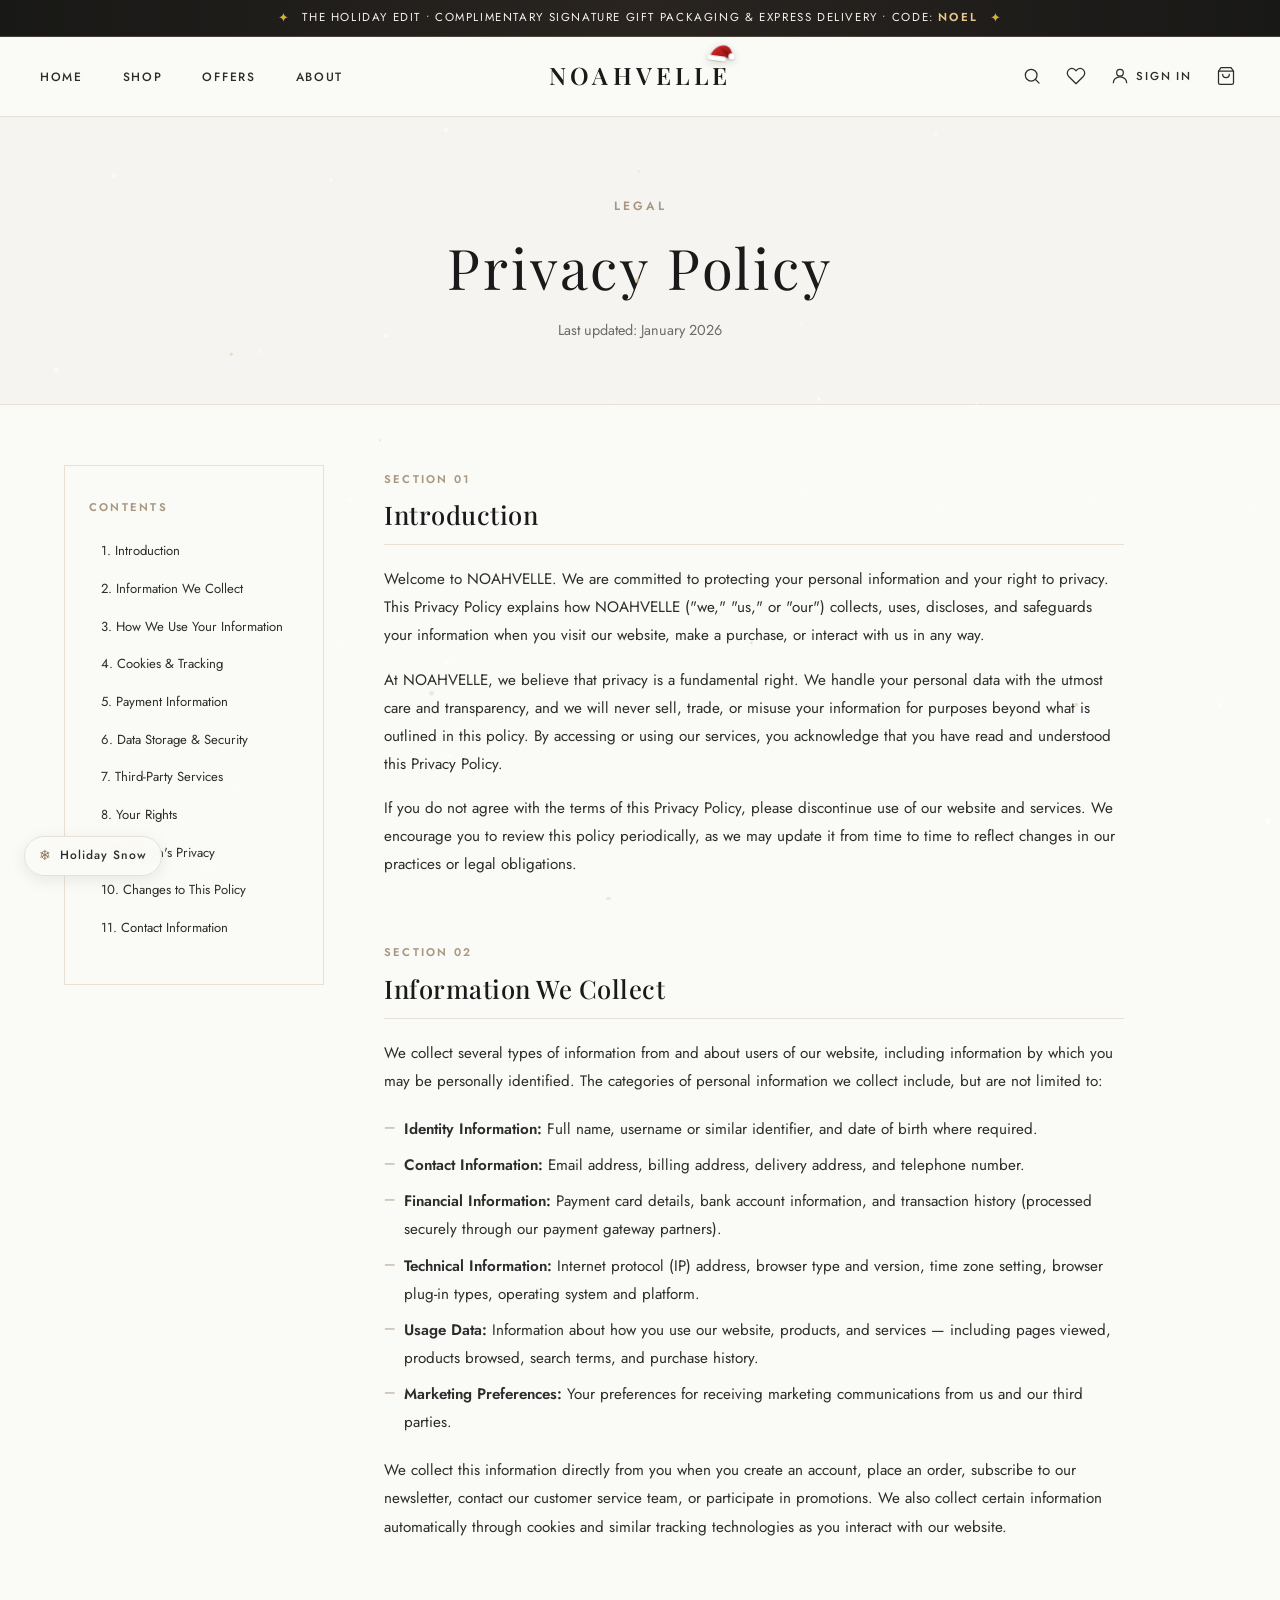
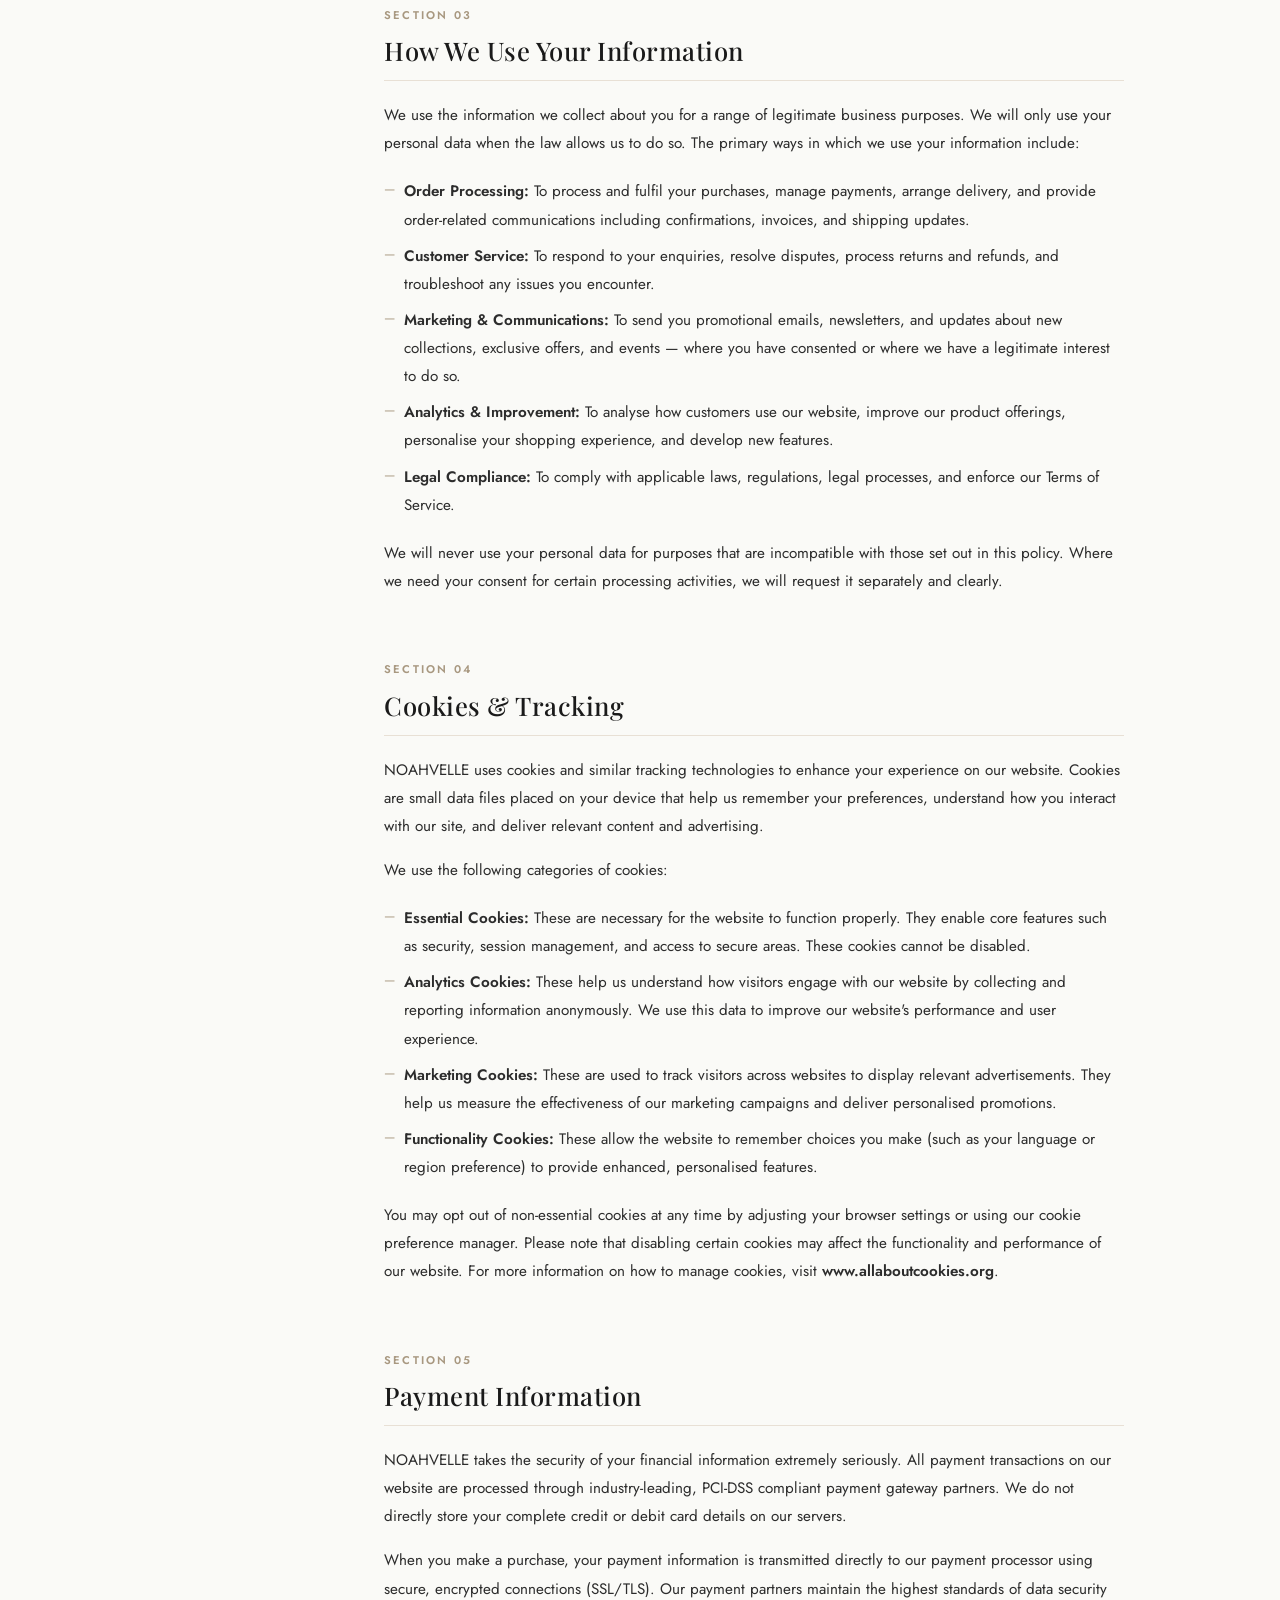
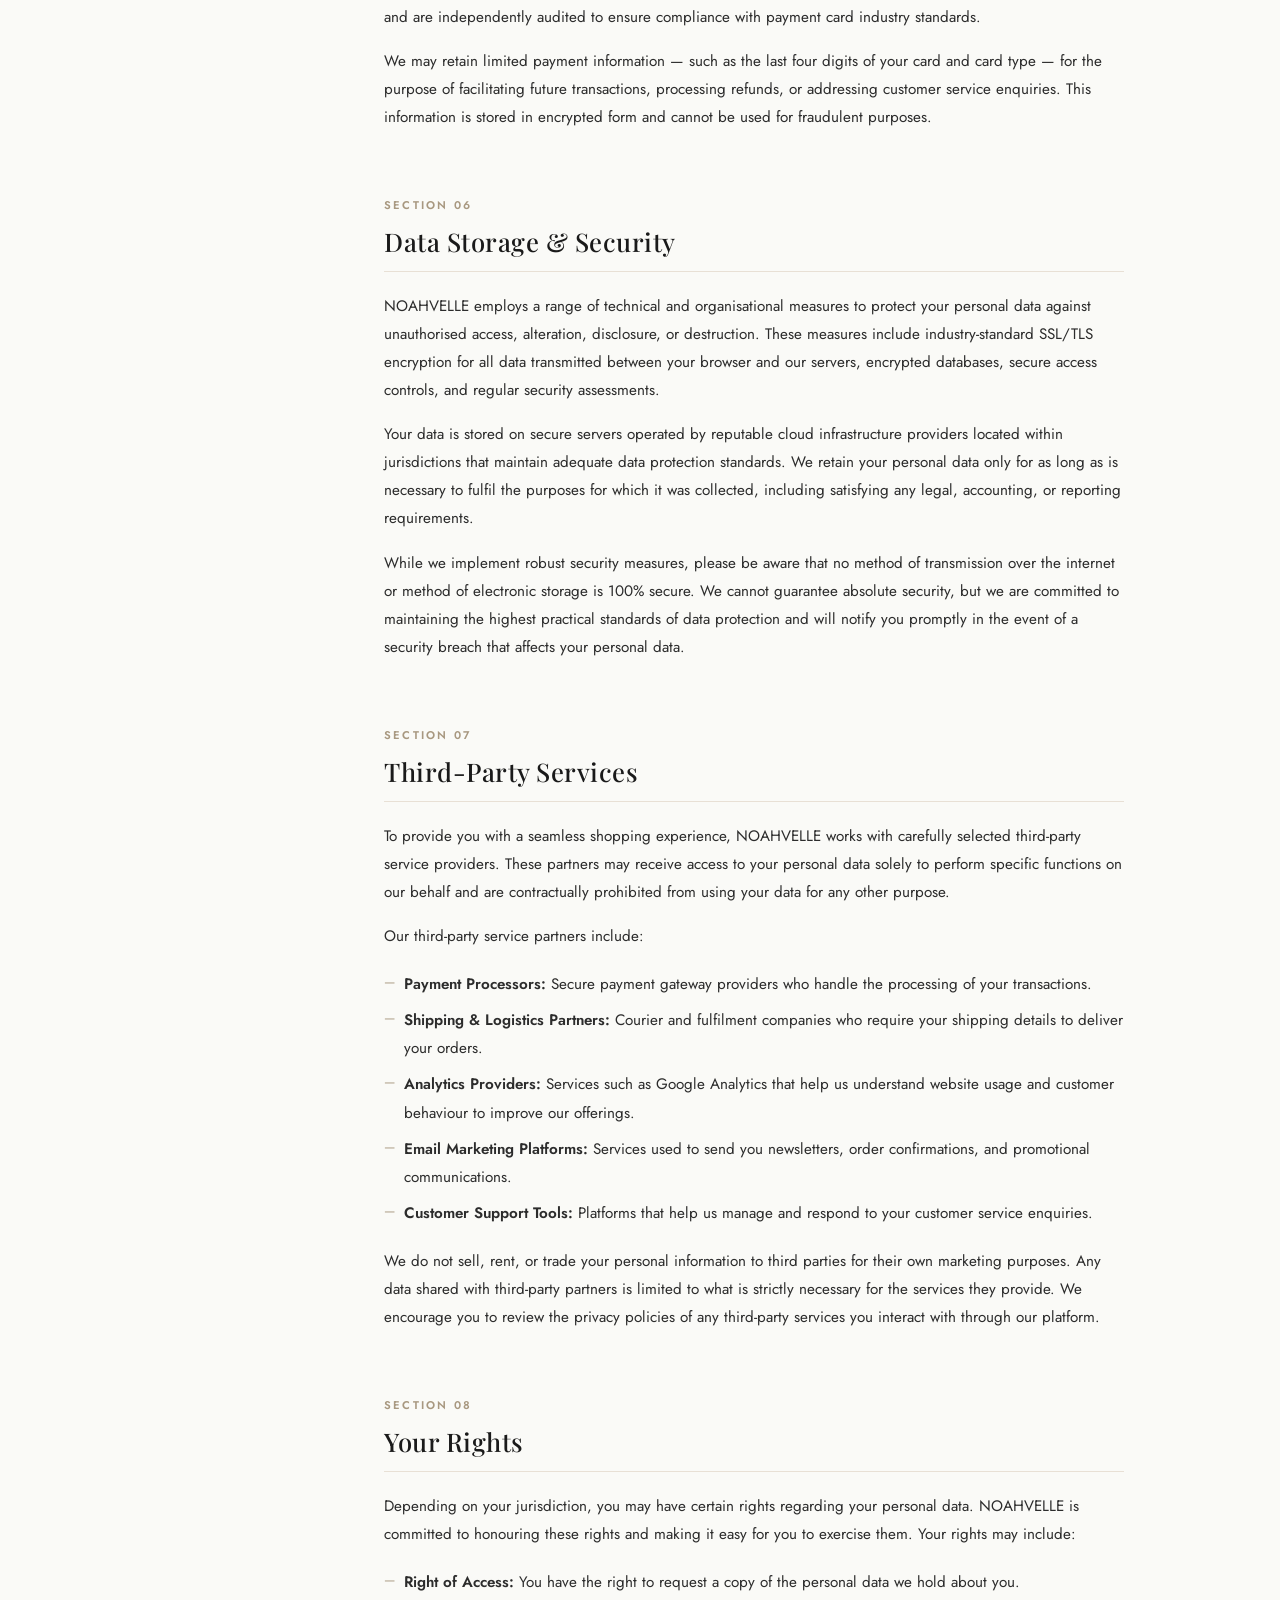
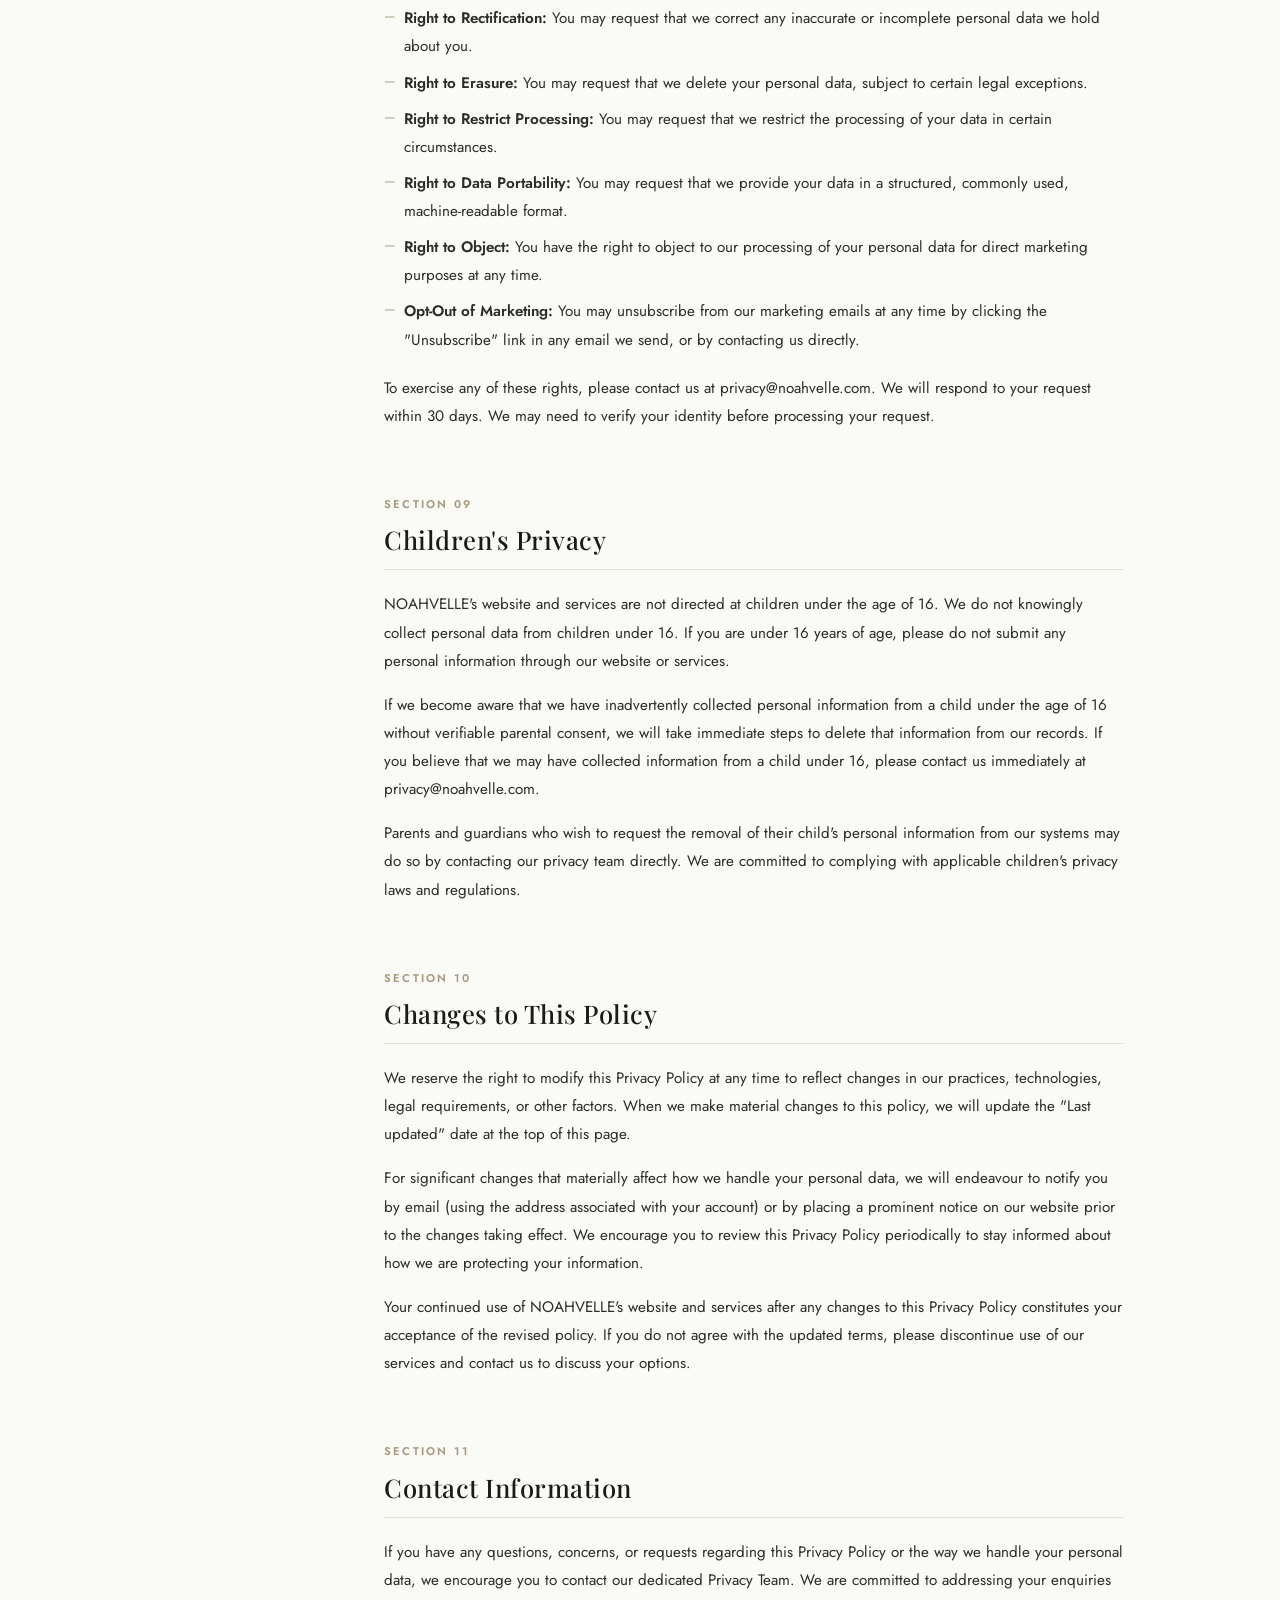
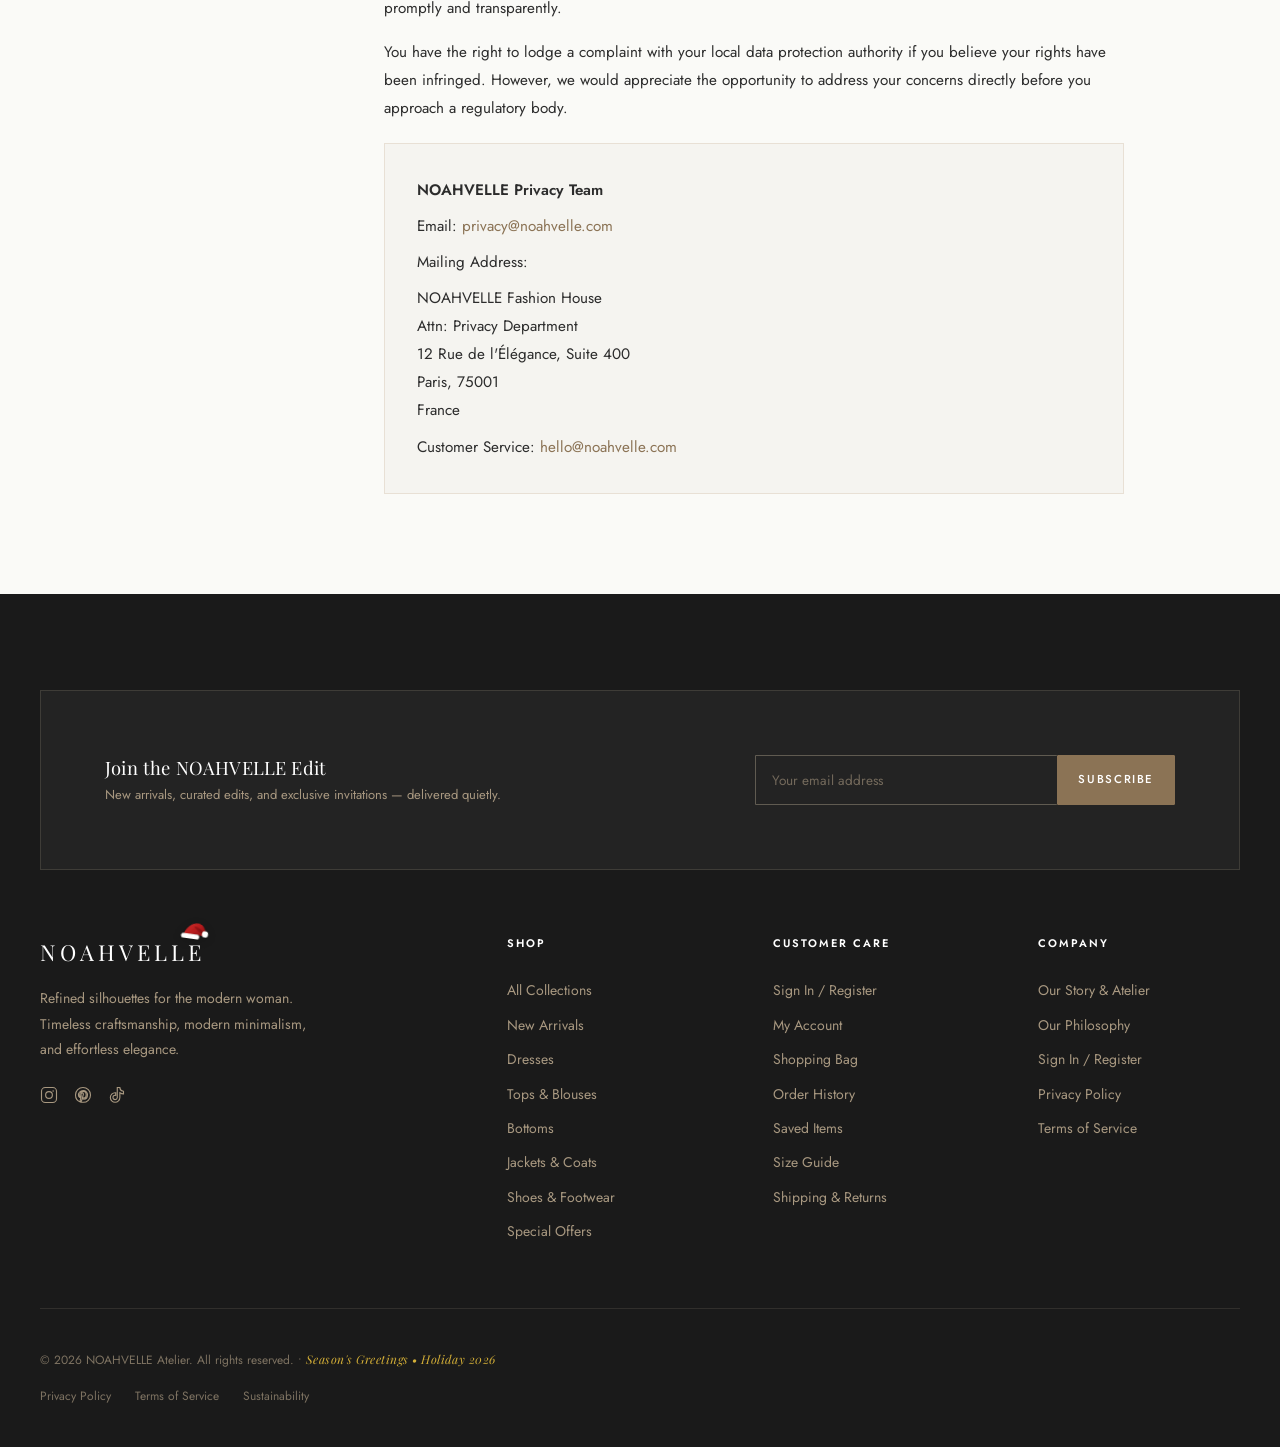
<file: pages/privacy-policy.html>
<!DOCTYPE html>
<html lang="en">
<head>
  <meta charset="UTF-8" />
  <meta name="viewport" content="width=device-width, initial-scale=1.0" />
  <title>NOAHVELLE — Privacy Policy</title>
  <meta name="description" content="NOAHVELLE Privacy Policy — how we collect, use, and protect your personal information." />

  <!-- Google Fonts -->
  <link rel="preconnect" href="https://fonts.googleapis.com" />
  <link rel="preconnect" href="https://fonts.gstatic.com" crossorigin />
  <link href="https://fonts.googleapis.com/css2?family=Playfair+Display:ital,wght@0,400;0,500;0,600;0,700;1,400&family=Jost:wght@300;400;500;600&display=swap" rel="stylesheet" />

  <!-- Stylesheets -->
  <link rel="stylesheet" href="../css/style.css" />
  <link rel="stylesheet" href="../css/components.css" />
  <link rel="stylesheet" href="../css/responsive.css" />

  <style>
    /* =============================================
       Privacy Policy — Inline Styles
       ============================================= */

    .policy-hero {
      background: var(--color-warm-white, #F5F4F0);
      padding: 80px 0 60px;
      text-align: center;
      border-bottom: 1px solid var(--color-beige, #E8E0D5);
    }

    .policy-hero__label {
      display: block;
      font-family: var(--font-body, 'Jost', sans-serif);
      font-size: 0.75rem;
      font-weight: 600;
      letter-spacing: 0.25em;
      text-transform: uppercase;
      color: var(--color-taupe, #A89880);
      margin-bottom: 16px;
    }

    .policy-hero__title {
      font-family: var(--font-heading, 'Playfair Display', serif);
      font-size: clamp(2rem, 5vw, 3.5rem);
      font-weight: 400;
      color: var(--color-soft-black, #1A1A1A);
      margin: 0 0 16px;
      letter-spacing: 0.05em;
    }

    .policy-hero__meta {
      font-family: var(--font-body, 'Jost', sans-serif);
      font-size: 0.9rem;
      color: var(--color-muted, #6B6B6B);
      margin: 0;
    }

    /* Layout */
    .policy-layout {
      max-width: 1200px;
      margin: 0 auto;
      padding: 60px 24px 100px;
      display: grid;
      grid-template-columns: 260px 1fr;
      gap: 60px;
      align-items: start;
    }

    /* Sidebar TOC */
    .policy-toc {
      position: sticky;
      top: 100px;
      background: var(--color-ivory, #FAFAF7);
      border: 1px solid var(--color-beige, #E8E0D5);
      padding: 32px 24px;
    }

    .policy-toc__title {
      font-family: var(--font-body, 'Jost', sans-serif);
      font-size: 0.7rem;
      font-weight: 600;
      letter-spacing: 0.2em;
      text-transform: uppercase;
      color: var(--color-taupe, #A89880);
      margin: 0 0 20px;
    }

    .policy-toc__list {
      list-style: none;
      padding: 0;
      margin: 0;
    }

    .policy-toc__list li {
      margin-bottom: 10px;
    }

    .policy-toc__list a {
      font-family: var(--font-body, 'Jost', sans-serif);
      font-size: 0.82rem;
      font-weight: 400;
      color: var(--color-charcoal, #2C2C2C);
      text-decoration: none;
      line-height: 1.5;
      display: block;
      padding: 4px 0;
      border-left: 2px solid transparent;
      padding-left: 10px;
      transition: color 0.2s ease, border-color 0.2s ease;
    }

    .policy-toc__list a:hover {
      color: var(--color-accent, #8B7355);
      border-left-color: var(--color-accent, #8B7355);
    }

    /* Main Content */
    .policy-content {
      max-width: 740px;
    }

    .policy-section {
      margin-bottom: 60px;
      scroll-margin-top: 100px;
    }

    .policy-section:last-child {
      margin-bottom: 0;
    }

    .policy-section__number {
      display: inline-block;
      font-family: var(--font-body, 'Jost', sans-serif);
      font-size: 0.7rem;
      font-weight: 600;
      letter-spacing: 0.2em;
      text-transform: uppercase;
      color: var(--color-taupe, #A89880);
      margin-bottom: 10px;
    }

    .policy-section__title {
      font-family: var(--font-heading, 'Playfair Display', serif);
      font-size: 1.6rem;
      font-weight: 500;
      color: var(--color-soft-black, #1A1A1A);
      margin: 0 0 20px;
      letter-spacing: 0.02em;
      border-bottom: 1px solid var(--color-beige, #E8E0D5);
      padding-bottom: 14px;
    }

    .policy-section p {
      font-family: var(--font-body, 'Jost', sans-serif);
      font-size: 0.95rem;
      line-height: 1.85;
      color: var(--color-charcoal, #2C2C2C);
      margin: 0 0 16px;
    }

    .policy-section p:last-child {
      margin-bottom: 0;
    }

    .policy-section ul {
      list-style: none;
      padding: 0;
      margin: 0 0 16px;
    }

    .policy-section ul li {
      font-family: var(--font-body, 'Jost', sans-serif);
      font-size: 0.95rem;
      line-height: 1.85;
      color: var(--color-charcoal, #2C2C2C);
      padding: 4px 0 4px 20px;
      position: relative;
    }

    .policy-section ul li::before {
      content: '—';
      position: absolute;
      left: 0;
      color: var(--color-taupe, #A89880);
      font-size: 0.8rem;
    }

    .policy-contact-box {
      background: var(--color-warm-white, #F5F4F0);
      border: 1px solid var(--color-beige, #E8E0D5);
      padding: 32px;
      margin-top: 20px;
    }

    .policy-contact-box p {
      margin-bottom: 8px;
    }

    .policy-contact-box a {
      color: var(--color-accent, #8B7355);
      text-decoration: none;
      border-bottom: 1px solid transparent;
      transition: border-color 0.2s ease;
    }

    .policy-contact-box a:hover {
      border-bottom-color: var(--color-accent, #8B7355);
    }

    @media (max-width: 768px) {
      .policy-layout {
        grid-template-columns: 1fr;
        gap: 40px;
        padding: 40px 20px 60px;
      }
      .policy-toc {
        position: static;
      }
    }
  </style>
</head>
<body>

  <!-- Header Placeholder -->
  <div id="header-placeholder"></div>

  <main>

    <!-- Page Hero -->
    <div class="policy-hero">
      <span class="policy-hero__label">Legal</span>
      <h1 class="policy-hero__title">Privacy Policy</h1>
      <p class="policy-hero__meta">Last updated: January 2026</p>
    </div>

    <!-- Two-Column Layout -->
    <div class="policy-layout">

      <!-- Sidebar: Table of Contents -->
      <aside class="policy-toc" aria-label="Table of Contents">
        <p class="policy-toc__title">Contents</p>
        <ul class="policy-toc__list">
          <li><a href="#introduction">1. Introduction</a></li>
          <li><a href="#information-collected">2. Information We Collect</a></li>
          <li><a href="#how-we-use">3. How We Use Your Information</a></li>
          <li><a href="#cookies">4. Cookies &amp; Tracking</a></li>
          <li><a href="#payment">5. Payment Information</a></li>
          <li><a href="#security">6. Data Storage &amp; Security</a></li>
          <li><a href="#third-party">7. Third-Party Services</a></li>
          <li><a href="#your-rights">8. Your Rights</a></li>
          <li><a href="#children">9. Children's Privacy</a></li>
          <li><a href="#changes">10. Changes to This Policy</a></li>
          <li><a href="#contact">11. Contact Information</a></li>
        </ul>
      </aside>

      <!-- Main Content -->
      <article class="policy-content">

        <!-- 1. Introduction -->
        <section class="policy-section" id="introduction">
          <span class="policy-section__number">Section 01</span>
          <h2 class="policy-section__title">Introduction</h2>
          <p>Welcome to NOAHVELLE. We are committed to protecting your personal information and your right to privacy. This Privacy Policy explains how NOAHVELLE ("we," "us," or "our") collects, uses, discloses, and safeguards your information when you visit our website, make a purchase, or interact with us in any way.</p>
          <p>At NOAHVELLE, we believe that privacy is a fundamental right. We handle your personal data with the utmost care and transparency, and we will never sell, trade, or misuse your information for purposes beyond what is outlined in this policy. By accessing or using our services, you acknowledge that you have read and understood this Privacy Policy.</p>
          <p>If you do not agree with the terms of this Privacy Policy, please discontinue use of our website and services. We encourage you to review this policy periodically, as we may update it from time to time to reflect changes in our practices or legal obligations.</p>
        </section>

        <!-- 2. Information We Collect -->
        <section class="policy-section" id="information-collected">
          <span class="policy-section__number">Section 02</span>
          <h2 class="policy-section__title">Information We Collect</h2>
          <p>We collect several types of information from and about users of our website, including information by which you may be personally identified. The categories of personal information we collect include, but are not limited to:</p>
          <ul>
            <li><strong>Identity Information:</strong> Full name, username or similar identifier, and date of birth where required.</li>
            <li><strong>Contact Information:</strong> Email address, billing address, delivery address, and telephone number.</li>
            <li><strong>Financial Information:</strong> Payment card details, bank account information, and transaction history (processed securely through our payment gateway partners).</li>
            <li><strong>Technical Information:</strong> Internet protocol (IP) address, browser type and version, time zone setting, browser plug-in types, operating system and platform.</li>
            <li><strong>Usage Data:</strong> Information about how you use our website, products, and services — including pages viewed, products browsed, search terms, and purchase history.</li>
            <li><strong>Marketing Preferences:</strong> Your preferences for receiving marketing communications from us and our third parties.</li>
          </ul>
          <p>We collect this information directly from you when you create an account, place an order, subscribe to our newsletter, contact our customer service team, or participate in promotions. We also collect certain information automatically through cookies and similar tracking technologies as you interact with our website.</p>
        </section>

        <!-- 3. How We Use Your Information -->
        <section class="policy-section" id="how-we-use">
          <span class="policy-section__number">Section 03</span>
          <h2 class="policy-section__title">How We Use Your Information</h2>
          <p>We use the information we collect about you for a range of legitimate business purposes. We will only use your personal data when the law allows us to do so. The primary ways in which we use your information include:</p>
          <ul>
            <li><strong>Order Processing:</strong> To process and fulfil your purchases, manage payments, arrange delivery, and provide order-related communications including confirmations, invoices, and shipping updates.</li>
            <li><strong>Customer Service:</strong> To respond to your enquiries, resolve disputes, process returns and refunds, and troubleshoot any issues you encounter.</li>
            <li><strong>Marketing &amp; Communications:</strong> To send you promotional emails, newsletters, and updates about new collections, exclusive offers, and events — where you have consented or where we have a legitimate interest to do so.</li>
            <li><strong>Analytics &amp; Improvement:</strong> To analyse how customers use our website, improve our product offerings, personalise your shopping experience, and develop new features.</li>
            <li><strong>Legal Compliance:</strong> To comply with applicable laws, regulations, legal processes, and enforce our Terms of Service.</li>
          </ul>
          <p>We will never use your personal data for purposes that are incompatible with those set out in this policy. Where we need your consent for certain processing activities, we will request it separately and clearly.</p>
        </section>

        <!-- 4. Cookies & Tracking -->
        <section class="policy-section" id="cookies">
          <span class="policy-section__number">Section 04</span>
          <h2 class="policy-section__title">Cookies &amp; Tracking</h2>
          <p>NOAHVELLE uses cookies and similar tracking technologies to enhance your experience on our website. Cookies are small data files placed on your device that help us remember your preferences, understand how you interact with our site, and deliver relevant content and advertising.</p>
          <p>We use the following categories of cookies:</p>
          <ul>
            <li><strong>Essential Cookies:</strong> These are necessary for the website to function properly. They enable core features such as security, session management, and access to secure areas. These cookies cannot be disabled.</li>
            <li><strong>Analytics Cookies:</strong> These help us understand how visitors engage with our website by collecting and reporting information anonymously. We use this data to improve our website's performance and user experience.</li>
            <li><strong>Marketing Cookies:</strong> These are used to track visitors across websites to display relevant advertisements. They help us measure the effectiveness of our marketing campaigns and deliver personalised promotions.</li>
            <li><strong>Functionality Cookies:</strong> These allow the website to remember choices you make (such as your language or region preference) to provide enhanced, personalised features.</li>
          </ul>
          <p>You may opt out of non-essential cookies at any time by adjusting your browser settings or using our cookie preference manager. Please note that disabling certain cookies may affect the functionality and performance of our website. For more information on how to manage cookies, visit <strong>www.allaboutcookies.org</strong>.</p>
        </section>

        <!-- 5. Payment Information -->
        <section class="policy-section" id="payment">
          <span class="policy-section__number">Section 05</span>
          <h2 class="policy-section__title">Payment Information</h2>
          <p>NOAHVELLE takes the security of your financial information extremely seriously. All payment transactions on our website are processed through industry-leading, PCI-DSS compliant payment gateway partners. We do not directly store your complete credit or debit card details on our servers.</p>
          <p>When you make a purchase, your payment information is transmitted directly to our payment processor using secure, encrypted connections (SSL/TLS). Our payment partners maintain the highest standards of data security and are independently audited to ensure compliance with payment card industry standards.</p>
          <p>We may retain limited payment information — such as the last four digits of your card and card type — for the purpose of facilitating future transactions, processing refunds, or addressing customer service enquiries. This information is stored in encrypted form and cannot be used for fraudulent purposes.</p>
        </section>

        <!-- 6. Data Storage & Security -->
        <section class="policy-section" id="security">
          <span class="policy-section__number">Section 06</span>
          <h2 class="policy-section__title">Data Storage &amp; Security</h2>
          <p>NOAHVELLE employs a range of technical and organisational measures to protect your personal data against unauthorised access, alteration, disclosure, or destruction. These measures include industry-standard SSL/TLS encryption for all data transmitted between your browser and our servers, encrypted databases, secure access controls, and regular security assessments.</p>
          <p>Your data is stored on secure servers operated by reputable cloud infrastructure providers located within jurisdictions that maintain adequate data protection standards. We retain your personal data only for as long as is necessary to fulfil the purposes for which it was collected, including satisfying any legal, accounting, or reporting requirements.</p>
          <p>While we implement robust security measures, please be aware that no method of transmission over the internet or method of electronic storage is 100% secure. We cannot guarantee absolute security, but we are committed to maintaining the highest practical standards of data protection and will notify you promptly in the event of a security breach that affects your personal data.</p>
        </section>

        <!-- 7. Third-Party Services -->
        <section class="policy-section" id="third-party">
          <span class="policy-section__number">Section 07</span>
          <h2 class="policy-section__title">Third-Party Services</h2>
          <p>To provide you with a seamless shopping experience, NOAHVELLE works with carefully selected third-party service providers. These partners may receive access to your personal data solely to perform specific functions on our behalf and are contractually prohibited from using your data for any other purpose.</p>
          <p>Our third-party service partners include:</p>
          <ul>
            <li><strong>Payment Processors:</strong> Secure payment gateway providers who handle the processing of your transactions.</li>
            <li><strong>Shipping &amp; Logistics Partners:</strong> Courier and fulfilment companies who require your shipping details to deliver your orders.</li>
            <li><strong>Analytics Providers:</strong> Services such as Google Analytics that help us understand website usage and customer behaviour to improve our offerings.</li>
            <li><strong>Email Marketing Platforms:</strong> Services used to send you newsletters, order confirmations, and promotional communications.</li>
            <li><strong>Customer Support Tools:</strong> Platforms that help us manage and respond to your customer service enquiries.</li>
          </ul>
          <p>We do not sell, rent, or trade your personal information to third parties for their own marketing purposes. Any data shared with third-party partners is limited to what is strictly necessary for the services they provide. We encourage you to review the privacy policies of any third-party services you interact with through our platform.</p>
        </section>

        <!-- 8. Your Rights -->
        <section class="policy-section" id="your-rights">
          <span class="policy-section__number">Section 08</span>
          <h2 class="policy-section__title">Your Rights</h2>
          <p>Depending on your jurisdiction, you may have certain rights regarding your personal data. NOAHVELLE is committed to honouring these rights and making it easy for you to exercise them. Your rights may include:</p>
          <ul>
            <li><strong>Right of Access:</strong> You have the right to request a copy of the personal data we hold about you.</li>
            <li><strong>Right to Rectification:</strong> You may request that we correct any inaccurate or incomplete personal data we hold about you.</li>
            <li><strong>Right to Erasure:</strong> You may request that we delete your personal data, subject to certain legal exceptions.</li>
            <li><strong>Right to Restrict Processing:</strong> You may request that we restrict the processing of your data in certain circumstances.</li>
            <li><strong>Right to Data Portability:</strong> You may request that we provide your data in a structured, commonly used, machine-readable format.</li>
            <li><strong>Right to Object:</strong> You have the right to object to our processing of your personal data for direct marketing purposes at any time.</li>
            <li><strong>Opt-Out of Marketing:</strong> You may unsubscribe from our marketing emails at any time by clicking the "Unsubscribe" link in any email we send, or by contacting us directly.</li>
          </ul>
          <p>To exercise any of these rights, please contact us at <a href="mailto:privacy@noahvelle.com">privacy@noahvelle.com</a>. We will respond to your request within 30 days. We may need to verify your identity before processing your request.</p>
        </section>

        <!-- 9. Children's Privacy -->
        <section class="policy-section" id="children">
          <span class="policy-section__number">Section 09</span>
          <h2 class="policy-section__title">Children's Privacy</h2>
          <p>NOAHVELLE's website and services are not directed at children under the age of 16. We do not knowingly collect personal data from children under 16. If you are under 16 years of age, please do not submit any personal information through our website or services.</p>
          <p>If we become aware that we have inadvertently collected personal information from a child under the age of 16 without verifiable parental consent, we will take immediate steps to delete that information from our records. If you believe that we may have collected information from a child under 16, please contact us immediately at <a href="mailto:privacy@noahvelle.com">privacy@noahvelle.com</a>.</p>
          <p>Parents and guardians who wish to request the removal of their child's personal information from our systems may do so by contacting our privacy team directly. We are committed to complying with applicable children's privacy laws and regulations.</p>
        </section>

        <!-- 10. Changes to This Policy -->
        <section class="policy-section" id="changes">
          <span class="policy-section__number">Section 10</span>
          <h2 class="policy-section__title">Changes to This Policy</h2>
          <p>We reserve the right to modify this Privacy Policy at any time to reflect changes in our practices, technologies, legal requirements, or other factors. When we make material changes to this policy, we will update the "Last updated" date at the top of this page.</p>
          <p>For significant changes that materially affect how we handle your personal data, we will endeavour to notify you by email (using the address associated with your account) or by placing a prominent notice on our website prior to the changes taking effect. We encourage you to review this Privacy Policy periodically to stay informed about how we are protecting your information.</p>
          <p>Your continued use of NOAHVELLE's website and services after any changes to this Privacy Policy constitutes your acceptance of the revised policy. If you do not agree with the updated terms, please discontinue use of our services and contact us to discuss your options.</p>
        </section>

        <!-- 11. Contact Information -->
        <section class="policy-section" id="contact">
          <span class="policy-section__number">Section 11</span>
          <h2 class="policy-section__title">Contact Information</h2>
          <p>If you have any questions, concerns, or requests regarding this Privacy Policy or the way we handle your personal data, we encourage you to contact our dedicated Privacy Team. We are committed to addressing your enquiries promptly and transparently.</p>
          <p>You have the right to lodge a complaint with your local data protection authority if you believe your rights have been infringed. However, we would appreciate the opportunity to address your concerns directly before you approach a regulatory body.</p>
          <div class="policy-contact-box">
            <p><strong>NOAHVELLE Privacy Team</strong></p>
            <p>Email: <a href="mailto:privacy@noahvelle.com">privacy@noahvelle.com</a></p>
            <p>Mailing Address:</p>
            <p>
              NOAHVELLE Fashion House<br />
              Attn: Privacy Department<br />
              12 Rue de l'Élégance, Suite 400<br />
              Paris, 75001<br />
              France
            </p>
            <p>Customer Service: <a href="mailto:hello@noahvelle.com">hello@noahvelle.com</a></p>
          </div>
        </section>

      </article>
    </div>

  </main>

  <!-- Footer Placeholder -->
  <div id="footer-placeholder"></div>

  <!-- Scripts -->
  <script src="../js/main.js"></script>
  <script src="../js/products.js"></script>
  <script src="../js/cart.js"></script>
  <script src="../js/wishlist.js"></script>
  <script src="../js/search.js"></script>
  <script src="../js/components.js"></script>

</body>
</html>
</file>
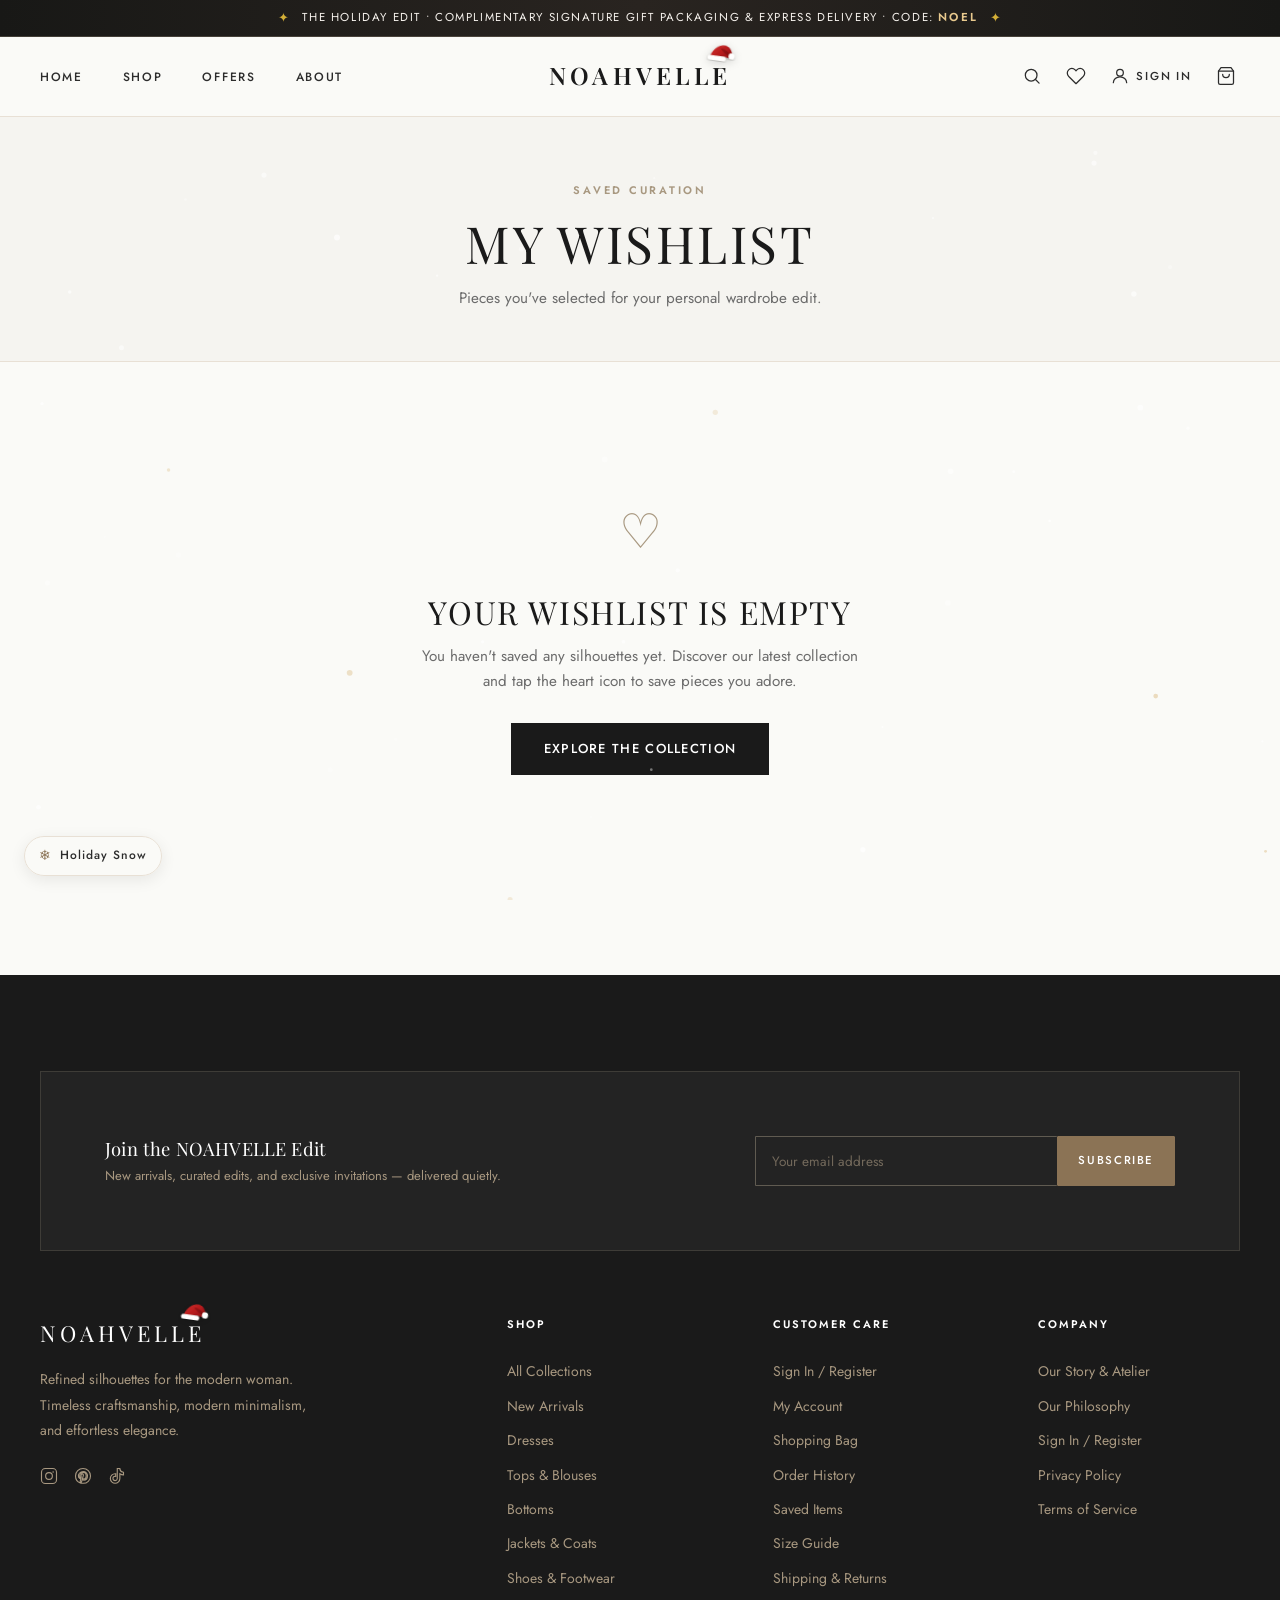
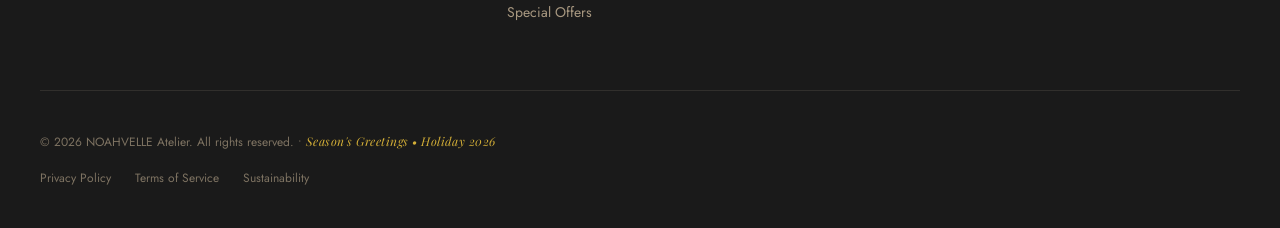
<file: pages/wishlist.html>
<!DOCTYPE html>
<html lang="en">
<head>
  <meta charset="UTF-8" />
  <meta name="viewport" content="width=device-width, initial-scale=1.0" />
  <meta name="description" content="NOAHVELLE — Your Saved Wishlist. Explore your favorite curated fashion pieces, dresses, coats, and accessories." />
  <title>NOAHVELLE — My Wishlist</title>

  <!-- Google Fonts -->
  <link rel="preconnect" href="https://fonts.googleapis.com" />
  <link rel="preconnect" href="https://fonts.gstatic.com" crossorigin />
  <link href="https://fonts.googleapis.com/css2?family=Playfair+Display:ital,wght@0,400;0,500;0,600;0,700;1,400&family=Jost:wght@300;400;500;600&display=swap" rel="stylesheet" />

  <!-- Stylesheets -->
  <link rel="stylesheet" href="../css/style.css" />
  <link rel="stylesheet" href="../css/components.css" />
  <link rel="stylesheet" href="../css/pages/product.css" />
  <link rel="stylesheet" href="../css/pages/shop.css" />
  <link rel="stylesheet" href="../css/responsive.css" />

  <style>
    /* Dedicated Wishlist Page Styles */
    .wishlist-page {
      padding-bottom: 120px;
      min-height: calc(100vh - var(--header-height, 80px));
      background: var(--color-ivory, #FAFAF7);
    }

    .wishlist-header {
      background: var(--color-warm-white, #F5F4F0);
      border-bottom: 1px solid var(--color-beige, #E8E0D5);
      padding: 64px 0 50px;
      text-align: center;
      margin-bottom: 50px;
    }

    .wishlist-header-label {
      font-family: var(--font-body, 'Jost', sans-serif);
      font-size: 11px;
      font-weight: 600;
      letter-spacing: 0.25em;
      text-transform: uppercase;
      color: var(--color-taupe, #A89880);
      margin-bottom: 12px;
      display: block;
    }

    .wishlist-header h1 {
      font-family: var(--font-heading, 'Playfair Display', serif);
      font-size: clamp(2.2rem, 4.5vw, 3.2rem);
      font-weight: 400;
      color: var(--color-soft-black, #1A1A1A);
      letter-spacing: 0.05em;
      margin: 0 0 10px;
    }

    .wishlist-header p {
      font-family: var(--font-body, 'Jost', sans-serif);
      color: var(--color-muted, #6B6B6B);
      font-size: 0.95rem;
      margin: 0;
    }

    .wishlist-toolbar {
      display: flex;
      justify-content: space-between;
      align-items: center;
      padding-bottom: 24px;
      margin-bottom: 32px;
      border-bottom: 1px solid var(--color-beige, #E8E0D5);
      flex-wrap: wrap;
      gap: 16px;
    }

    .wishlist-count-text {
      font-family: var(--font-body, 'Jost', sans-serif);
      font-size: 0.95rem;
      color: var(--color-charcoal, #2C2C2C);
      font-weight: 500;
    }

    .wishlist-actions-bar {
      display: flex;
      gap: 12px;
    }

    .btn-wishlist-action {
      padding: 10px 20px;
      font-family: var(--font-body, 'Jost', sans-serif);
      font-size: 0.8rem;
      font-weight: 500;
      letter-spacing: 0.12em;
      text-transform: uppercase;
      cursor: pointer;
      border-radius: 2px;
      transition: all var(--transition-base, 0.2s ease);
    }

    .btn-move-all {
      background: var(--color-soft-black, #1A1A1A);
      color: var(--color-white, #FFFFFF);
      border: 1px solid var(--color-soft-black, #1A1A1A);
    }

    .btn-move-all:hover {
      background: var(--color-accent, #8B7355);
      border-color: var(--color-accent, #8B7355);
    }

    .btn-clear-wish {
      background: transparent;
      color: var(--color-muted, #6B6B6B);
      border: 1px solid var(--color-beige, #E8E0D5);
    }

    .btn-clear-wish:hover {
      color: var(--color-error, #C0392B);
      border-color: var(--color-error, #C0392B);
    }

    /* Wishlist Grid */
    #wishlist-grid {
      display: grid;
      grid-template-columns: repeat(4, 1fr);
      gap: 36px 24px;
    }

    /* Empty state */
    .wishlist-empty-state {
      text-align: center;
      padding: 80px 20px;
      max-width: 500px;
      margin: 0 auto;
    }

    .wishlist-empty-icon {
      font-size: 3rem;
      color: var(--color-taupe, #A89880);
      margin-bottom: 20px;
      display: inline-block;
    }

    .wishlist-empty-state h2 {
      font-family: var(--font-heading, 'Playfair Display', serif);
      font-size: 2rem;
      font-weight: 400;
      color: var(--color-soft-black, #1A1A1A);
      margin: 0 0 12px;
      letter-spacing: 0.05em;
    }

    .wishlist-empty-state p {
      color: var(--color-muted, #6B6B6B);
      font-size: 0.95rem;
      line-height: 1.7;
      margin-bottom: 28px;
    }

    @media (max-width: 1024px) {
      #wishlist-grid {
        grid-template-columns: repeat(3, 1fr);
        gap: 24px 16px;
      }
    }

    @media (max-width: 768px) {
      #wishlist-grid {
        grid-template-columns: repeat(2, 1fr);
        gap: 20px 12px;
      }

      .wishlist-toolbar {
        flex-direction: column;
        align-items: flex-start;
      }

      .wishlist-actions-bar {
        width: 100%;
      }

      .btn-wishlist-action {
        flex: 1;
        text-align: center;
      }
    }
  </style>
</head>
<body>

  <!-- Shared Header -->
  <div id="header-placeholder"></div>

  <!-- Toast Container -->
  <div class="toast-container" id="toast-container" aria-live="polite"></div>

  <!-- Main Content -->
  <main class="wishlist-page">

    <!-- Page Header -->
    <section class="wishlist-header">
      <div class="container">
        <span class="wishlist-header-label">SAVED CURATION</span>
        <h1>MY WISHLIST</h1>
        <p>Pieces you've selected for your personal wardrobe edit.</p>
      </div>
    </section>

    <div class="container">

      <!-- Toolbar (Count & Actions) -->
      <div class="wishlist-toolbar" id="wishlist-toolbar" style="display: none;">
        <span class="wishlist-count-text">
          <strong id="wishlist-page-count">0</strong> items in your wishlist
        </span>
        <div class="wishlist-actions-bar">
          <button class="btn-wishlist-action btn-move-all" id="btn-move-all">
            MOVE ALL TO BAG
          </button>
          <button class="btn-wishlist-action btn-clear-wish" id="btn-clear-wishlist">
            CLEAR ALL
          </button>
        </div>
      </div>

      <!-- Wishlist Product Grid -->
      <div id="wishlist-grid" class="product-grid">
        <!-- Rendered by js/wishlist.js -->
      </div>

      <!-- Empty State -->
      <div id="wishlist-empty" class="wishlist-empty-state" style="display: none;">
        <span class="wishlist-empty-icon">♡</span>
        <h2>YOUR WISHLIST IS EMPTY</h2>
        <p>You haven't saved any silhouettes yet. Discover our latest collection and tap the heart icon to save pieces you adore.</p>
        <a href="shop.html" class="btn btn-primary">EXPLORE THE COLLECTION</a>
      </div>

    </div><!-- /.container -->

  </main>

  <!-- Shared Footer -->
  <div id="footer-placeholder"></div>

  <!-- Quick View Modal Slot -->
  <div id="quick-view-modal" class="modal-overlay" role="dialog" aria-modal="true" aria-label="Quick view">
    <div class="modal quick-view-modal">
      <button class="modal-close" id="quick-view-close" aria-label="Close">&times;</button>
      <div class="modal__content" id="quick-view-content"></div>
    </div>
  </div>

  <!-- Scripts -->
  <script src="../js/main.js"></script>
  <script src="../js/products.js"></script>
  <script src="../js/cart.js"></script>
  <script src="../js/wishlist.js"></script>
  <script src="../js/search.js"></script>
  <script src="../js/components.js"></script>

</body>
</html>
</file>
<file: css/style.css>
/* ============================================================
   NOAHVELLE — Global Stylesheet
   style.css
   ============================================================ */

/* Google Fonts */
@import url('https://fonts.googleapis.com/css2?family=Playfair+Display:ital,wght@0,400;0,500;0,600;0,700;1,400&family=Jost:wght@300;400;500;600&display=swap');

/* ============================================================
   CSS Custom Properties
   ============================================================ */
:root {
  /* Colour palette */
  --color-ivory:        #FAFAF7;
  --color-warm-white:   #F5F4F0;
  --color-beige:        #E8E0D5;
  --color-champagne:    #D4C5A9;
  --color-taupe:        #A89880;
  --color-charcoal:     #2C2C2C;
  --color-soft-black:   #1A1A1A;
  --color-muted:        #6B6B6B;
  --color-accent:       #8B7355;
  --color-accent-light: #C4A882;
  --color-white:        #FFFFFF;
  --color-error:        #C0392B;
  --color-success:      #27AE60;

  /* Typography */
  --font-heading: 'Playfair Display', 'Georgia', serif;
  --font-body:    'Jost', 'Inter', 'Helvetica Neue', sans-serif;

  /* Transitions */
  --transition-base: 0.3s ease;
  --transition-slow: 0.6s ease;

  /* Shadows */
  --shadow-soft:   0 2px 20px rgba(0, 0, 0, 0.06);
  --shadow-medium: 0 4px 40px rgba(0, 0, 0, 0.10);

  /* Layout */
  --max-width:     1440px;
  --header-height: 80px;

  /* Spacing scale */
  --space-xs:  4px;
  --space-sm:  8px;
  --space-md:  16px;
  --space-lg:  24px;
  --space-xl:  40px;
  --space-2xl: 64px;
  --space-3xl: 96px;
}

/* ============================================================
   Reset & Normalise
   ============================================================ */
*,
*::before,
*::after {
  box-sizing: border-box;
  margin: 0;
  padding: 0;
}

html {
  scroll-behavior: smooth;
  -webkit-text-size-adjust: 100%;
  font-size: 16px;
}

body {
  font-family: var(--font-body);
  font-weight: 400;
  line-height: 1.65;
  color: var(--color-charcoal);
  background-color: var(--color-ivory);
  -webkit-font-smoothing: antialiased;
  -moz-osx-font-smoothing: grayscale;
}

img,
picture,
video,
canvas,
svg {
  display: block;
  max-width: 100%;
}

input,
button,
textarea,
select {
  font: inherit;
}

p,
h1,
h2,
h3,
h4,
h5,
h6 {
  overflow-wrap: break-word;
}

ul,
ol {
  list-style: none;
}

a {
  color: inherit;
  text-decoration: none;
}

button {
  cursor: pointer;
  border: none;
  background: none;
}

/* ============================================================
   Base Typography
   ============================================================ */
h1,
h2,
h3,
h4,
h5,
h6 {
  font-family: var(--font-heading);
  font-weight: 500;
  line-height: 1.25;
  color: var(--color-soft-black);
  letter-spacing: 0.01em;
}

h1 { font-size: clamp(2rem,   5vw, 3.5rem); }
h2 { font-size: clamp(1.6rem, 4vw, 2.5rem); }
h3 { font-size: clamp(1.3rem, 3vw, 1.875rem); }
h4 { font-size: clamp(1.1rem, 2vw, 1.375rem); }
h5 { font-size: 1.125rem; }
h6 { font-size: 1rem; }

p {
  color: var(--color-muted);
  line-height: 1.75;
  margin-bottom: var(--space-md);
}

p:last-child {
  margin-bottom: 0;
}

strong { font-weight: 600; color: var(--color-charcoal); }
em     { font-style: italic; }

small {
  font-size: 0.8125rem;
  color: var(--color-muted);
}

/* ============================================================
   Utility Classes
   ============================================================ */

/* Container */
.container {
  width: 100%;
  max-width: var(--max-width);
  margin-inline: auto;
  padding-inline: var(--space-xl);
}

/* Section padding */
.section-padding {
  padding-block: var(--space-3xl);
}

.section-padding--sm {
  padding-block: var(--space-2xl);
}

/* Text utilities */
.text-center  { text-align: center; }
.text-left    { text-align: left; }
.text-right   { text-align: right; }
.text-muted   { color: var(--color-muted); }
.text-accent  { color: var(--color-accent); }
.text-heading { font-family: var(--font-heading); }
.text-upper   { text-transform: uppercase; letter-spacing: 0.12em; font-size: 0.75rem; font-weight: 500; }

/* Flex helpers */
.flex         { display: flex; }
.flex-center  { display: flex; align-items: center; justify-content: center; }
.flex-between { display: flex; align-items: center; justify-content: space-between; }
.gap-sm       { gap: var(--space-sm); }
.gap-md       { gap: var(--space-md); }
.gap-lg       { gap: var(--space-lg); }

/* Visually hidden (accessibility) */
.sr-only {
  position: absolute;
  width: 1px;
  height: 1px;
  padding: 0;
  margin: -1px;
  overflow: hidden;
  clip: rect(0, 0, 0, 0);
  white-space: nowrap;
  border: 0;
}

/* Reveal animation (triggered by IntersectionObserver) */
.reveal {
  opacity: 0;
  transform: translateY(28px);
  transition: opacity var(--transition-slow), transform var(--transition-slow);
}

.reveal.visible {
  opacity: 1;
  transform: translateY(0);
}

/* ============================================================
   Buttons
   ============================================================ */
.btn {
  display: inline-flex;
  align-items: center;
  justify-content: center;
  gap: var(--space-sm);
  padding: 14px 32px;
  font-family: var(--font-body);
  font-size: 0.8125rem;
  font-weight: 500;
  letter-spacing: 0.1em;
  text-transform: uppercase;
  border-radius: 0;
  transition: background-color var(--transition-base),
              color var(--transition-base),
              border-color var(--transition-base),
              box-shadow var(--transition-base);
  white-space: nowrap;
  cursor: pointer;
  border: 1.5px solid transparent;
}

.btn:disabled {
  opacity: 0.5;
  cursor: not-allowed;
  pointer-events: none;
}

/* Primary */
.btn-primary {
  background-color: var(--color-soft-black);
  color: var(--color-white);
  border-color: var(--color-soft-black);
}

.btn-primary:hover {
  background-color: var(--color-accent);
  border-color: var(--color-accent);
}

/* Secondary */
.btn-secondary {
  background-color: var(--color-accent);
  color: var(--color-white);
  border-color: var(--color-accent);
}

.btn-secondary:hover {
  background-color: var(--color-soft-black);
  border-color: var(--color-soft-black);
}

/* Outline */
.btn-outline {
  background-color: transparent;
  color: var(--color-soft-black);
  border-color: var(--color-charcoal);
}

.btn-outline:hover {
  background-color: var(--color-soft-black);
  color: var(--color-white);
}

/* Ghost (light) */
.btn-ghost {
  background-color: transparent;
  color: var(--color-muted);
  border-color: var(--color-beige);
}

.btn-ghost:hover {
  color: var(--color-soft-black);
  border-color: var(--color-champagne);
}

/* Small variant */
.btn-sm {
  padding: 10px 20px;
  font-size: 0.75rem;
}

/* ============================================================
   Section Headings
   ============================================================ */
.section-title {
  font-family: var(--font-heading);
  font-size: clamp(1.6rem, 4vw, 2.5rem);
  color: var(--color-soft-black);
  margin-bottom: var(--space-md);
}

.section-subtitle {
  font-family: var(--font-body);
  font-size: 0.875rem;
  letter-spacing: 0.15em;
  text-transform: uppercase;
  color: var(--color-taupe);
  margin-bottom: var(--space-sm);
}

.section-desc {
  max-width: 540px;
  margin-inline: auto;
  color: var(--color-muted);
  font-size: 0.9375rem;
  line-height: 1.8;
}

/* Decorative line under section headings */
.section-line {
  display: block;
  width: 48px;
  height: 1.5px;
  background-color: var(--color-champagne);
  margin: var(--space-lg) auto 0;
}

/* ============================================================
   Divider
   ============================================================ */
hr,
.divider {
  border: none;
  border-top: 1px solid var(--color-beige);
  margin-block: var(--space-xl);
}

/* ============================================================
   Focus styles (accessibility)
   ============================================================ */
:focus-visible {
  outline: 2px solid var(--color-accent);
  outline-offset: 3px;
}

/* ============================================================
   Selection
   ============================================================ */
::selection {
  background-color: var(--color-champagne);
  color: var(--color-soft-black);
}
</file>
<file: css/components.css>
/* ============================================================
   NOAHVELLE — Component Styles
   components.css
   ============================================================ */

/* ============================================================
   HEADER / NAVIGATION
   ============================================================ */
.header {
  position: sticky;
  top: 0;
  left: 0;
  right: 0;
  z-index: 1000;
  height: var(--header-height);
  background-color: var(--color-ivory);
  border-bottom: 1px solid var(--color-beige);
  transition: background-color var(--transition-base),
              box-shadow var(--transition-base);
  display: flex;
  align-items: center;
}

.header.scrolled {
  background-color: rgba(250, 250, 247, 0.96);
  backdrop-filter: blur(12px);
  -webkit-backdrop-filter: blur(12px);
  box-shadow: var(--shadow-soft);
}

.nav {
  display: flex;
  align-items: center;
  justify-content: space-between;
  width: 100%;
  gap: var(--space-lg);
}

/* Logo (centred between left & right groups) */
.nav-logo {
  position: absolute;
  left: 50%;
  transform: translateX(-50%);
  text-align: center;
  flex-shrink: 0;
}

.nav-logo a {
  font-family: var(--font-heading);
  font-size: 1.5rem;
  font-weight: 600;
  letter-spacing: 0.18em;
  color: var(--color-soft-black);
  text-transform: uppercase;
  transition: color var(--transition-base);
  white-space: nowrap;
}

.nav-logo a:hover {
  color: var(--color-accent);
}

/* Nav left links */
.nav-left {
  flex: 1;
}

.nav-links {
  display: flex;
  align-items: center;
  gap: var(--space-xl);
}

.nav-links a {
  font-size: 0.75rem;
  font-weight: 500;
  letter-spacing: 0.14em;
  text-transform: uppercase;
  color: var(--color-charcoal);
  position: relative;
  padding-bottom: 2px;
  transition: color var(--transition-base);
}

.nav-links a::after {
  content: '';
  position: absolute;
  bottom: -2px;
  left: 0;
  width: 0;
  height: 1px;
  background-color: var(--color-accent);
  transition: width var(--transition-base);
}

.nav-links a:hover,
.nav-links a.active {
  color: var(--color-accent);
}

.nav-links a:hover::after,
.nav-links a.active::after {
  width: 100%;
}

/* Nav right icons */
.nav-right {
  flex: 1;
  display: flex;
  align-items: center;
  justify-content: flex-end;
  gap: var(--space-md);
}

.icon-btn {
  display: inline-flex;
  align-items: center;
  justify-content: center;
  position: relative;
  padding: var(--space-xs);
  color: var(--color-charcoal);
  transition: color var(--transition-base);
  background: none;
  border: none;
  cursor: pointer;
  line-height: 1;
  flex-shrink: 0;
}

.icon-btn:hover {
  color: var(--color-accent);
}

.icon-btn svg {
  width: 20px;
  height: 20px;
  min-width: 20px;
  min-height: 20px;
  flex-shrink: 0;
  stroke: currentColor;
  stroke-width: 1.5;
  fill: none;
  stroke-linecap: round;
  stroke-linejoin: round;
}

/* Count badges on icons */
.cart-count,
.wishlist-count {
  position: absolute;
  top: -4px;
  right: -6px;
  min-width: 16px;
  height: 16px;
  padding: 0 4px;
  background-color: var(--color-accent);
  color: var(--color-white);
  font-size: 0.6rem;
  font-weight: 600;
  border-radius: 50px;
  display: flex;
  align-items: center;
  justify-content: center;
  line-height: 1;
  pointer-events: none;
}

.cart-count[data-count="0"],
.wishlist-count[data-count="0"] {
  display: none;
}

/* ─────────────────────────────────────────────
   Navigation Account Item & Dropdown (Desktop)
───────────────────────────────────────────── */
.nav-account-item {
  position: relative;
  display: inline-flex;
  align-items: center;
  flex-shrink: 0;
}

.nav-auth-text {
  display: none;
}

@media (min-width: 1024px) {
  .nav-auth-text {
    display: inline-block;
    font-family: var(--font-body, 'Jost', sans-serif);
    font-size: 0.72rem;
    font-weight: 500;
    letter-spacing: 0.16em;
    text-transform: uppercase;
    color: var(--color-charcoal, #2C2C2C);
    margin-left: 2px;
    margin-right: 4px;
    transition: color var(--transition-base, 0.2s ease);
    white-space: nowrap;
    text-decoration: none;
  }

  .nav-auth-text:hover {
    color: var(--color-accent, #8C7B6B);
  }
}

.nav-account-dropdown {
  position: absolute;
  top: calc(100% + 14px);
  right: -20px;
  width: 290px;
  background-color: var(--color-white, #FFFFFF);
  border: 1px solid var(--color-beige, #E8E0D5);
  box-shadow: 0 16px 36px rgba(0, 0, 0, 0.08);
  padding: 24px 20px;
  opacity: 0;
  visibility: hidden;
  transform: translateY(10px);
  transition: opacity 0.25s ease, transform 0.25s ease, visibility 0.25s;
  z-index: 1200;
  pointer-events: none;
  text-align: left;
}

/* Invisible bridge so mouse hover does not break */
.nav-account-dropdown::before {
  content: '';
  position: absolute;
  top: -16px;
  left: 0;
  right: 0;
  height: 16px;
  background: transparent;
}

/* Upward pointer caret */
.nav-account-dropdown::after {
  content: '';
  position: absolute;
  top: -6px;
  right: 32px;
  width: 10px;
  height: 10px;
  background-color: var(--color-white, #FFFFFF);
  border-left: 1px solid var(--color-beige, #E8E0D5);
  border-top: 1px solid var(--color-beige, #E8E0D5);
  transform: rotate(45deg);
}

.nav-account-item:hover .nav-account-dropdown,
.nav-account-item:focus-within .nav-account-dropdown,
.nav-account-dropdown.open {
  opacity: 1;
  visibility: visible;
  transform: translateY(0);
  pointer-events: auto;
}

.account-dropdown-tag {
  display: block;
  font-family: var(--font-body, 'Jost', sans-serif);
  font-size: 0.65rem;
  letter-spacing: 0.2em;
  text-transform: uppercase;
  color: var(--color-taupe, #A89880);
  margin-bottom: 6px;
}

.account-dropdown-title {
  font-family: var(--font-heading, 'Playfair Display', serif);
  font-size: 1.15rem;
  font-weight: 500;
  letter-spacing: 0.05em;
  color: var(--color-soft-black, #1A1A1A);
  margin: 0 0 6px;
}

.account-dropdown-desc {
  font-family: var(--font-body, 'Jost', sans-serif);
  font-size: 0.8rem;
  color: var(--color-muted, #6B6B6B);
  line-height: 1.45;
  margin: 0 0 16px;
}

.account-dropdown-signin {
  width: 100%;
  height: 42px;
  display: flex;
  align-items: center;
  justify-content: center;
  font-size: 0.76rem;
  letter-spacing: 0.16em;
  margin-bottom: 10px;
  text-decoration: none;
}

.account-dropdown-register {
  display: block;
  text-align: center;
  font-family: var(--font-body, 'Jost', sans-serif);
  font-size: 0.78rem;
  color: var(--color-charcoal, #2C2C2C);
  text-decoration: none;
  transition: color 0.2s ease;
}

.account-dropdown-register strong {
  text-decoration: underline;
  color: var(--color-soft-black, #1A1A1A);
}

.account-dropdown-register:hover {
  color: var(--color-accent, #8C7B6B);
}

.account-dropdown-divider {
  height: 1px;
  background-color: var(--color-beige, #E8E0D5);
  margin: 16px 0 12px;
}

.account-dropdown-links {
  list-style: none;
  padding: 0;
  margin: 0;
  display: flex;
  flex-direction: column;
  gap: 8px;
}

.account-dropdown-links a {
  font-family: var(--font-body, 'Jost', sans-serif);
  font-size: 0.82rem;
  color: var(--color-charcoal, #2C2C2C);
  text-decoration: none;
  display: block;
  padding: 4px 0;
  transition: color 0.2s ease, transform 0.2s ease;
}

.account-dropdown-links a:hover {
  color: var(--color-accent, #8C7B6B);
  transform: translateX(3px);
}

/* Hamburger */
.hamburger {
  display: none;
  flex-direction: column;
  justify-content: center;
  align-items: center;
  width: 40px;
  height: 40px;
  gap: 5px;
  padding: 0;
  background: none;
  border: none;
  cursor: pointer;
  z-index: 1200;
  -webkit-tap-highlight-color: transparent;
}

.hamburger span {
  display: block;
  width: 22px;
  height: 1.5px;
  background-color: var(--color-charcoal);
  transition: transform 0.3s cubic-bezier(0.25, 0.1, 0.25, 1), opacity 0.2s ease;
  transform-origin: center;
}

/* Animated hamburger → X */
.hamburger.open span:nth-child(1) {
  transform: translateY(6.5px) rotate(45deg);
}

.hamburger.open span:nth-child(2) {
  opacity: 0;
  transform: scaleX(0);
}

.hamburger.open span:nth-child(3) {
  transform: translateY(-6.5px) rotate(-45deg);
}

/* Mobile backdrop */
.mobile-menu-backdrop {
  position: fixed;
  inset: 0;
  background-color: rgba(26, 26, 26, 0.4);
  backdrop-filter: blur(2px);
  -webkit-backdrop-filter: blur(2px);
  z-index: 1040;
  opacity: 0;
  visibility: hidden;
  transition: opacity 0.3s ease, visibility 0.3s ease;
  pointer-events: none;
}

.mobile-menu-backdrop.open {
  opacity: 1;
  visibility: visible;
  pointer-events: auto;
}

/* Mobile slide-out menu drawer */
.mobile-menu {
  position: fixed;
  top: var(--header-height);
  left: 0;
  width: 100%;
  max-width: 380px;
  bottom: 0;
  background-color: var(--color-ivory);
  z-index: 1050;
  overflow-y: auto;
  -webkit-overflow-scrolling: touch;
  transform: translateX(-100%);
  transition: transform 0.35s cubic-bezier(0.16, 1, 0.3, 1), visibility 0.35s;
  padding: var(--space-xl);
  display: flex;
  flex-direction: column;
  gap: var(--space-lg);
  visibility: hidden;
  box-shadow: 8px 0 32px rgba(0, 0, 0, 0.08);
  border-right: 1px solid var(--color-beige);
}

@media (max-width: 480px) {
  .mobile-menu {
    max-width: 100%;
    border-right: none;
  }
}

.mobile-menu.open {
  transform: translateX(0);
  visibility: visible;
}

.mobile-menu-header {
  display: flex;
  align-items: center;
  justify-content: space-between;
  padding-bottom: var(--space-sm);
  border-bottom: 1px solid var(--color-beige);
}

.mobile-menu-title {
  font-family: var(--font-body);
  font-size: 0.72rem;
  letter-spacing: 0.22em;
  text-transform: uppercase;
  color: var(--color-taupe);
  font-weight: 600;
}

.mobile-menu-close {
  display: flex;
  align-items: center;
  justify-content: center;
  width: 32px;
  height: 32px;
  font-size: 1.5rem;
  line-height: 1;
  color: var(--color-charcoal);
  background: none;
  border: none;
  cursor: pointer;
  padding: 0;
  border-radius: 50%;
  transition: background-color var(--transition-base), color var(--transition-base);
}

.mobile-menu-close:hover {
  background-color: var(--color-beige);
  color: var(--color-soft-black);
}

.mobile-menu ul.mobile-nav-links {
  display: flex;
  flex-direction: column;
  gap: var(--space-xs);
  list-style: none;
  padding: 0;
  margin: 0;
}

.mobile-menu a {
  font-size: 1.25rem;
  font-family: var(--font-heading);
  color: var(--color-soft-black);
  letter-spacing: 0.04em;
  transition: color var(--transition-base), transform var(--transition-base);
  display: block;
  padding: 8px 0;
}

.mobile-menu a:hover,
.mobile-menu a.active {
  color: var(--color-accent);
  transform: translateX(4px);
}

.mobile-menu .mobile-icons {
  display: flex;
  align-items: center;
  gap: var(--space-lg);
  margin-top: auto;
  padding-top: var(--space-lg);
  border-top: 1px solid var(--color-beige);
}

/* ============================================================
   PRODUCT CARD (NOAHVELLE Luxury Fashion Styling)
   ============================================================ */
.product-card {
  position: relative;
  display: flex;
  flex-direction: column;
  background-color: transparent;
  transition: transform var(--transition-base, 0.3s ease), box-shadow var(--transition-base, 0.3s ease);
  cursor: pointer;
  overflow: visible;
}

.product-card:hover {
  transform: translateY(-4px);
}

/* Image container with strict 3:4 luxury editorial aspect ratio */
.product-image,
.product-card-image,
.product-card-media {
  position: relative;
  width: 100%;
  aspect-ratio: 3 / 4;
  overflow: hidden;
  background-color: var(--color-warm-white, #F5F4F0);
  border-radius: 2px;
}

.product-img-wrap,
.product-img-wrapper,
.product-card-image-wrap {
  position: relative;
  width: 100%;
  height: 100%;
  overflow: hidden;
}

/* Base image */
.product-image img,
.product-card-img,
.product-img,
.product-img-main {
  width: 100%;
  height: 100%;
  object-fit: cover;
  object-position: center 20%;
  transition: transform 0.8s cubic-bezier(0.25, 0.46, 0.45, 0.94);
  display: block;
}

/* Hover zoom on primary image */
.product-card:hover .product-image img,
.product-card:hover .product-card-img,
.product-card:hover .product-img,
.product-card:hover .product-img-main {
  transform: scale(1.05);
}

/* Secondary hover image (alternate angle) */
.product-img-hover,
.product-card-img-hover,
.product-img.secondary {
  position: absolute;
  inset: 0;
  width: 100%;
  height: 100%;
  object-fit: cover;
  object-position: center 20%;
  opacity: 0;
  transition: opacity 0.5s cubic-bezier(0.25, 0.46, 0.45, 0.94), transform 0.8s cubic-bezier(0.25, 0.46, 0.45, 0.94);
  pointer-events: none;
}

.product-card:hover .product-img-hover,
.product-card:hover .product-card-img-hover,
.product-card:hover .product-img.secondary {
  opacity: 1;
  transform: scale(1.05);
}

/* Floating Wishlist Button */
.product-card .wishlist-btn {
  position: absolute;
  top: 14px;
  right: 14px;
  z-index: 10;
  width: 36px;
  height: 36px;
  border-radius: 50%;
  background: rgba(255, 255, 255, 0.9);
  backdrop-filter: blur(8px);
  -webkit-backdrop-filter: blur(8px);
  border: 1px solid rgba(232, 224, 213, 0.7);
  box-shadow: 0 2px 10px rgba(0, 0, 0, 0.06);
  display: flex;
  align-items: center;
  justify-content: center;
  cursor: pointer;
  transition: all 0.25s ease;
  padding: 0;
}

.product-card .wishlist-btn:hover {
  background: var(--color-white, #FFFFFF);
  transform: scale(1.1);
  box-shadow: 0 4px 14px rgba(0, 0, 0, 0.12);
}

.product-card .wishlist-btn svg {
  width: 17px;
  height: 17px;
  stroke: var(--color-charcoal, #2C2C2C);
  fill: none;
  stroke-width: 1.6;
  transition: stroke 0.2s ease, fill 0.2s ease;
}

.product-card .wishlist-btn.active svg,
.product-card .wishlist-btn.wishlisted svg {
  stroke: var(--color-accent, #8B7355);
  fill: var(--color-accent, #8B7355);
}

/* Floating Badges */
.product-card .product-badge,
.product-card .product-badge-group {
  position: absolute;
  top: 14px;
  left: 14px;
  z-index: 10;
  display: flex;
  flex-direction: column;
  gap: 4px;
}

.product-card .badge {
  display: inline-block;
  padding: 4px 10px;
  font-family: var(--font-body, 'Jost', sans-serif);
  font-size: 10px;
  font-weight: 600;
  letter-spacing: 0.15em;
  text-transform: uppercase;
  border-radius: 1px;
}

.product-card .badge-sale {
  background: var(--color-soft-black, #1A1A1A);
  color: var(--color-white, #FFFFFF);
}

.product-card .badge-new {
  background: var(--color-warm-white, #F5F4F0);
  color: var(--color-soft-black, #1A1A1A);
  border: 1px solid var(--color-beige, #E8E0D5);
}

/* Card Action Overlay Buttons (Quick View & Add to Bag) */
.product-card-actions {
  position: absolute;
  left: 12px;
  right: 12px;
  bottom: 12px;
  z-index: 10;
  display: flex;
  flex-direction: column;
  gap: 6px;
  opacity: 0;
  transform: translateY(12px);
  transition: opacity 0.3s cubic-bezier(0.16, 1, 0.3, 1), transform 0.3s cubic-bezier(0.16, 1, 0.3, 1);
  pointer-events: none;
}

.product-card:hover .product-card-actions {
  opacity: 1;
  transform: translateY(0);
  pointer-events: auto;
}

.product-card-actions .quick-view-btn {
  width: 100%;
  padding: 10px 14px;
  background: rgba(255, 255, 255, 0.94);
  backdrop-filter: blur(8px);
  -webkit-backdrop-filter: blur(8px);
  color: var(--color-soft-black, #1A1A1A);
  border: 1px solid rgba(232, 224, 213, 0.8);
  font-family: var(--font-body, 'Jost', sans-serif);
  font-size: 10.5px;
  font-weight: 500;
  letter-spacing: 0.15em;
  text-transform: uppercase;
  cursor: pointer;
  text-align: center;
  transition: all 0.2s ease;
}

.product-card-actions .quick-view-btn:hover {
  background: var(--color-soft-black, #1A1A1A);
  color: var(--color-white, #FFFFFF);
  border-color: var(--color-soft-black, #1A1A1A);
}

.product-card-actions .add-to-cart-btn,
.product-card-actions .add-to-bag-btn {
  width: 100%;
  padding: 10px 14px;
  background: var(--color-soft-black, #1A1A1A);
  color: var(--color-white, #FFFFFF);
  border: 1px solid var(--color-soft-black, #1A1A1A);
  font-family: var(--font-body, 'Jost', sans-serif);
  font-size: 10.5px;
  font-weight: 500;
  letter-spacing: 0.15em;
  text-transform: uppercase;
  cursor: pointer;
  text-align: center;
  transition: all 0.2s ease;
}

.product-card-actions .add-to-cart-btn:hover,
.product-card-actions .add-to-bag-btn:hover {
  background: var(--color-accent, #8B7355);
  border-color: var(--color-accent, #8B7355);
}

/* Product Info / Text section */
.product-info,
.product-card-info {
  padding: 16px 2px 8px;
  display: flex;
  flex-direction: column;
}

.product-category,
.product-card-category {
  display: block;
  font-family: var(--font-body, 'Jost', sans-serif);
  font-size: 10.5px;
  font-weight: 500;
  letter-spacing: 0.2em;
  text-transform: uppercase;
  color: var(--color-taupe, #A89880);
  margin-bottom: 6px;
}

.product-name,
.product-title,
.product-card-title {
  font-family: var(--font-heading, 'Playfair Display', serif);
  font-size: 1.05rem;
  font-weight: 400;
  color: var(--color-soft-black, #1A1A1A);
  letter-spacing: 0.02em;
  line-height: 1.35;
  margin: 0 0 6px;
  transition: color 0.2s ease;
}

.product-card:hover .product-name,
.product-card:hover .product-title,
.product-card:hover .product-card-title {
  color: var(--color-accent, #8B7355);
}

.product-rating,
.product-card-rating {
  display: flex;
  align-items: center;
  gap: 6px;
  margin-bottom: 8px;
}

.product-rating .stars,
.product-card-rating .stars {
  color: #C4A882;
  font-size: 11px;
  letter-spacing: 2px;
  line-height: 1;
}

.product-rating .rating-count,
.product-card-rating .rating-count {
  font-family: var(--font-body, 'Jost', sans-serif);
  font-size: 11px;
  color: var(--color-muted, #6B6B6B);
  line-height: 1;
}

.product-price,
.product-card-price {
  display: flex;
  align-items: baseline;
  gap: 10px;
  font-family: var(--font-body, 'Jost', sans-serif);
  font-size: 0.95rem;
  font-weight: 500;
  color: var(--color-soft-black, #1A1A1A);
}

.product-price-current {
  color: var(--color-soft-black, #1A1A1A);
  font-weight: 500;
}

.product-price-old,
.original-price {
  font-size: 0.85rem;
  font-weight: 400;
  color: var(--color-taupe, #A89880);
  text-decoration: line-through;
}

.sale-price {
  color: var(--color-accent, #8B7355);
  font-weight: 600;
}

/* Touch devices & small tablets: keep actions visible inside card image */
@media (max-width: 1024px) {
  .product-card-actions {
    position: absolute;
    left: 8px;
    right: 8px;
    bottom: 8px;
    opacity: 1;
    transform: translateY(0);
    pointer-events: auto;
    gap: 4px;
    display: flex;
    flex-direction: column;
    z-index: 10;
  }

  .product-card-actions .quick-view-btn {
    width: 100%;
    height: 30px;
    padding: 4px 6px;
    font-size: 9.5px;
    letter-spacing: 0.12em;
    font-weight: 600;
    background: rgba(255, 255, 255, 0.95);
    color: var(--color-soft-black, #1A1A1A);
    border: 1px solid rgba(232, 224, 213, 0.9);
    border-radius: 1px;
    cursor: pointer;
    display: flex;
    align-items: center;
    justify-content: center;
  }

  .product-card-actions .add-to-cart-btn,
  .product-card-actions .add-to-bag-btn {
    width: 100%;
    height: 30px;
    padding: 4px 6px;
    font-size: 9.5px;
    letter-spacing: 0.12em;
    font-weight: 600;
    background: var(--color-soft-black, #1A1A1A);
    color: var(--color-white, #FFFFFF);
    border: 1px solid var(--color-soft-black, #1A1A1A);
    border-radius: 1px;
    cursor: pointer;
    display: flex;
    align-items: center;
    justify-content: center;
  }
}

/* ============================================================
   BADGE
   ============================================================ */
.badge {
  display: inline-block;
  padding: 4px 10px;
  font-size: 0.6rem;
  font-weight: 600;
  letter-spacing: 0.12em;
  text-transform: uppercase;
  line-height: 1.4;
}

.badge-sale {
  background-color: var(--color-soft-black);
  color: var(--color-white);
}

.badge-new {
  background-color: var(--color-accent);
  color: var(--color-white);
}

.badge-out {
  background-color: var(--color-beige);
  color: var(--color-muted);
}

/* ============================================================
   RATING / STARS
   ============================================================ */
.rating {
  display: flex;
  align-items: center;
  gap: 6px;
  margin-top: var(--space-sm);
}

.stars {
  display: flex;
  gap: 2px;
}

.stars svg {
  width: 12px;
  height: 12px;
  fill: var(--color-champagne);
  stroke: var(--color-champagne);
}

.stars svg.filled {
  fill: var(--color-accent);
  stroke: var(--color-accent);
}

.rating-count {
  font-size: 0.75rem;
  color: var(--color-muted);
}

/* ============================================================
   TOAST NOTIFICATIONS
   ============================================================ */
.toast-container {
  position: fixed;
  bottom: var(--space-xl);
  right: var(--space-xl);
  z-index: 9999;
  display: flex;
  flex-direction: column;
  gap: var(--space-sm);
  pointer-events: none;
}

.toast {
  display: flex;
  align-items: center;
  gap: var(--space-md);
  padding: 14px 20px;
  min-width: 280px;
  max-width: 380px;
  background-color: var(--color-white);
  box-shadow: var(--shadow-medium);
  border-left: 3px solid var(--color-charcoal);
  font-size: 0.875rem;
  color: var(--color-charcoal);
  pointer-events: auto;
  animation: toastIn 0.3s ease forwards;
  transition: opacity 0.3s ease, transform 0.3s ease;
}

.toast.hiding {
  animation: toastOut 0.3s ease forwards;
}

.toast-success { border-left-color: var(--color-success); }
.toast-error   { border-left-color: var(--color-error); }
.toast-info    { border-left-color: var(--color-accent); }

.toast-icon {
  flex-shrink: 0;
  width: 18px;
  height: 18px;
}

.toast-icon svg {
  width: 100%;
  height: 100%;
  stroke-width: 2;
}

.toast-success .toast-icon svg { stroke: var(--color-success); }
.toast-error   .toast-icon svg { stroke: var(--color-error); }
.toast-info    .toast-icon svg { stroke: var(--color-accent); }

.toast-message {
  flex: 1;
}

.toast-close {
  flex-shrink: 0;
  width: 20px;
  height: 20px;
  color: var(--color-muted);
  cursor: pointer;
  background: none;
  border: none;
  padding: 0;
  line-height: 1;
  font-size: 1.1rem;
  transition: color var(--transition-base);
}

.toast-close:hover {
  color: var(--color-soft-black);
}

@keyframes toastIn {
  from { opacity: 0; transform: translateX(20px); }
  to   { opacity: 1; transform: translateX(0); }
}

@keyframes toastOut {
  from { opacity: 1; transform: translateX(0); }
  to   { opacity: 0; transform: translateX(20px); }
}

/* ============================================================
   MODAL
   ============================================================ */
.modal-overlay {
  position: fixed;
  inset: 0;
  z-index: 2000;
  background-color: rgba(26, 26, 26, 0.5);
  backdrop-filter: blur(4px);
  -webkit-backdrop-filter: blur(4px);
  display: flex;
  align-items: center;
  justify-content: center;
  padding: var(--space-lg);
  opacity: 0;
  visibility: hidden;
  pointer-events: none;
  transition: opacity var(--transition-base), visibility var(--transition-base);
}

.modal-overlay.open,
.modal-overlay.active,
.modal-overlay.is-open {
  opacity: 1;
  visibility: visible;
  pointer-events: auto;
}

.modal {
  position: relative;
  background-color: var(--color-white);
  max-width: 900px;
  width: 100%;
  max-height: 90vh;
  overflow-y: auto;
  transform: translateY(20px);
  transition: transform var(--transition-base);
}

.modal-overlay.open .modal,
.modal-overlay.active .modal,
.modal-overlay.is-open .modal {
  transform: translateY(0);
}

.modal-close {
  position: absolute;
  top: var(--space-md);
  right: var(--space-md);
  z-index: 10;
  width: 36px;
  height: 36px;
  display: flex;
  align-items: center;
  justify-content: center;
  background-color: var(--color-warm-white);
  border: none;
  cursor: pointer;
  transition: background-color var(--transition-base);
  border-radius: 50%;
}

.modal-close:hover {
  background-color: var(--color-beige);
}

.modal-close svg {
  width: 16px;
  height: 16px;
  stroke: var(--color-charcoal);
  stroke-width: 2;
}

/* ============================================================
   SEARCH OVERLAY (Luxury Editorial Modal)
   ============================================================ */
.search-overlay {
  position: fixed;
  inset: 0;
  z-index: 2000;
  background-color: rgba(250, 250, 247, 0.98);
  backdrop-filter: blur(16px);
  -webkit-backdrop-filter: blur(16px);
  display: flex;
  flex-direction: column;
  align-items: center;
  padding: 80px 24px 40px;
  opacity: 0;
  visibility: hidden;
  pointer-events: none;
  transition: opacity 0.3s cubic-bezier(0.16, 1, 0.3, 1), visibility 0.3s ease;
  overflow-y: auto;
  -webkit-overflow-scrolling: touch;
}

.search-overlay.open,
.search-overlay.active,
.search-overlay.is-open {
  opacity: 1;
  visibility: visible;
  pointer-events: auto;
}

.search-overlay-close,
.search-overlay__close,
.search-close {
  position: fixed;
  top: 24px;
  right: 32px;
  background: none;
  border: none;
  cursor: pointer;
  color: var(--color-charcoal, #2C2C2C);
  font-size: 2rem;
  line-height: 1;
  width: 44px;
  height: 44px;
  display: flex;
  align-items: center;
  justify-content: center;
  border-radius: 50%;
  transition: background-color 0.2s ease, transform 0.2s ease, color 0.2s ease;
  z-index: 2010;
}

.search-overlay-close:hover,
.search-overlay__close:hover,
.search-close:hover {
  background-color: var(--color-beige, #E8E0D5);
  color: var(--color-soft-black, #1A1A1A);
  transform: scale(1.05);
}

.search-wrapper,
.search-overlay__inner,
.search-overlay-inner {
  width: 100%;
  max-width: 680px;
  margin: 0 auto;
  display: flex;
  flex-direction: column;
}

.search-label,
.search-overlay__label {
  font-family: var(--font-heading, 'Playfair Display', serif);
  font-size: 1.85rem;
  font-weight: 400;
  letter-spacing: 0.04em;
  color: var(--color-soft-black, #1A1A1A);
  margin-bottom: 24px;
  text-align: center;
  display: block;
}

.search-input-row,
.search-overlay__field,
.search-input-wrapper {
  display: flex;
  align-items: center;
  border-bottom: 1.5px solid var(--color-charcoal, #2C2C2C);
  gap: 16px;
  padding-bottom: 12px;
  position: relative;
}

.search-input-row svg,
.search-overlay__field svg,
.search-input-wrapper svg {
  width: 22px;
  height: 22px;
  stroke: var(--color-charcoal, #2C2C2C);
  flex-shrink: 0;
}

.search-input {
  flex: 1;
  border: none;
  background: transparent;
  font-family: var(--font-body, 'Jost', sans-serif);
  font-size: 1.25rem;
  font-weight: 400;
  color: var(--color-soft-black, #1A1A1A);
  outline: none;
  padding: 0;
}

.search-input::placeholder {
  color: var(--color-taupe, #A89880);
  font-size: 1.1rem;
}

/* Popular Search Chips */
.search-suggestions {
  margin-top: 32px;
}

.search-suggestions-title {
  font-family: var(--font-body, 'Jost', sans-serif);
  font-size: 0.72rem;
  text-transform: uppercase;
  letter-spacing: 0.18em;
  color: var(--color-taupe, #A89880);
  font-weight: 600;
  margin-bottom: 14px;
}

.search-tag-group {
  display: flex;
  flex-wrap: wrap;
  gap: 10px;
}

.search-tag {
  background-color: var(--color-white, #FFFFFF);
  border: 1px solid var(--color-beige, #DCD5C9);
  color: var(--color-charcoal, #2C2C2C);
  font-family: var(--font-body, 'Jost', sans-serif);
  font-size: 0.82rem;
  padding: 7px 16px;
  cursor: pointer;
  transition: all 0.2s ease;
  border-radius: 0;
}

.search-tag:hover {
  background-color: var(--color-soft-black, #1A1A1A);
  border-color: var(--color-soft-black, #1A1A1A);
  color: var(--color-white, #FFFFFF);
}

/* Search Results */
.search-results {
  margin-top: 32px;
  width: 100%;
}

.search-results-count {
  font-family: var(--font-body, 'Jost', sans-serif);
  font-size: 0.76rem;
  text-transform: uppercase;
  letter-spacing: 0.16em;
  color: var(--color-taupe, #A89880);
  margin-bottom: 16px;
  font-weight: 500;
}

.search-results-grid {
  display: grid;
  grid-template-columns: repeat(auto-fill, minmax(280px, 1fr));
  gap: 16px;
  max-height: 55vh;
  overflow-y: auto;
  padding-right: 4px;
}

.search-result-item {
  display: flex;
  align-items: center;
  gap: 14px;
  padding: 10px;
  background: var(--color-white, #FFFFFF);
  border: 1px solid var(--color-beige, #E8E0D5);
  cursor: pointer;
  transition: border-color 0.2s ease, transform 0.2s ease, box-shadow 0.2s ease;
}

.search-result-item:hover {
  border-color: var(--color-soft-black, #1A1A1A);
  transform: translateY(-2px);
  box-shadow: 0 6px 18px rgba(0, 0, 0, 0.06);
}

.search-result-thumb {
  width: 60px;
  height: 80px;
  object-fit: cover;
  background-color: var(--color-beige, #E8E0D5);
  flex-shrink: 0;
}

.search-result-info {
  display: flex;
  flex-direction: column;
  gap: 4px;
  overflow: hidden;
}

.search-result-cat {
  font-family: var(--font-body, 'Jost', sans-serif);
  font-size: 0.68rem;
  text-transform: uppercase;
  letter-spacing: 0.14em;
  color: var(--color-taupe, #A89880);
}

.search-result-title {
  font-family: var(--font-heading, 'Playfair Display', serif);
  font-size: 0.98rem;
  font-weight: 500;
  color: var(--color-soft-black, #1A1A1A);
  white-space: nowrap;
  overflow: hidden;
  text-overflow: ellipsis;
  margin: 0;
}

.search-result-price {
  font-family: var(--font-body, 'Jost', sans-serif);
  font-size: 0.88rem;
  font-weight: 600;
  color: var(--color-charcoal, #2C2C2C);
}

.search-no-results {
  text-align: center;
  padding: 48px 16px;
}

.search-no-results p {
  font-family: var(--font-heading, 'Playfair Display', serif);
  font-size: 1.3rem;
  color: var(--color-soft-black, #1A1A1A);
  margin-bottom: 8px;
}

.search-no-results small {
  font-family: var(--font-body, 'Jost', sans-serif);
  color: var(--color-muted, #767676);
  font-size: 0.85rem;
}

/* ============================================================
   FOOTER
   ============================================================ */
.footer {
  background-color: var(--color-soft-black);
  color: var(--color-champagne);
  padding-top: var(--space-3xl);
  padding-bottom: var(--space-xl);
  margin-top: auto;
}

.footer-columns {
  display: grid;
  grid-template-columns: 2fr 1fr 1fr 1fr;
  gap: var(--space-2xl);
  margin-bottom: var(--space-2xl);
}

.footer-brand .footer-logo {
  font-family: var(--font-heading);
  font-size: 1.375rem;
  letter-spacing: 0.18em;
  text-transform: uppercase;
  color: var(--color-white);
  margin-bottom: var(--space-md);
  display: block;
}

.footer-brand p {
  font-size: 0.875rem;
  color: var(--color-taupe);
  line-height: 1.8;
  max-width: 280px;
}

.footer-social {
  display: flex;
  gap: var(--space-md);
  margin-top: var(--space-lg);
}

.footer-social a {
  color: var(--color-taupe);
  transition: color var(--transition-base);
}

.footer-social a:hover {
  color: var(--color-champagne);
}

.footer-social svg {
  width: 18px;
  height: 18px;
  stroke: currentColor;
  fill: none;
  stroke-width: 1.5;
}

.footer-col-title {
  font-size: 0.6875rem;
  font-weight: 600;
  letter-spacing: 0.18em;
  text-transform: uppercase;
  color: var(--color-white);
  margin-bottom: var(--space-lg);
}

.footer-links {
  display: flex;
  flex-direction: column;
  gap: var(--space-sm);
}

.footer-links a {
  font-size: 0.875rem;
  color: var(--color-taupe);
  transition: color var(--transition-base);
  line-height: 1.6;
}

.footer-links a:hover {
  color: var(--color-champagne);
}

/* Newsletter */
.footer-newsletter {
  background-color: rgba(255, 255, 255, 0.04);
  border: 1px solid rgba(212, 197, 169, 0.15);
  padding: var(--space-2xl);
  margin-bottom: var(--space-2xl);
  display: flex;
  align-items: center;
  justify-content: space-between;
  gap: var(--space-xl);
  max-width: 100%;
  box-sizing: border-box;
}

.footer-newsletter-text h3 {
  font-family: var(--font-heading);
  color: var(--color-white);
  font-size: 1.25rem;
  font-weight: 400;
  margin-bottom: var(--space-xs);
}

.footer-newsletter-text p {
  font-size: 0.8125rem;
  color: var(--color-taupe);
  margin: 0;
}

.footer-newsletter-form {
  display: flex;
  gap: 0;
  flex: 0 0 420px;
  max-width: 100%;
  box-sizing: border-box;
}

.footer-newsletter-form input {
  flex: 1;
  min-width: 0;
  box-sizing: border-box;
  background-color: transparent;
  border: 1px solid rgba(212, 197, 169, 0.3);
  border-right: none;
  color: var(--color-champagne);
  padding: 12px var(--space-md);
  font-size: 0.8125rem;
  outline: none;
  transition: border-color var(--transition-base);
}

.footer-newsletter-form input::placeholder {
  color: rgba(168, 152, 128, 0.6);
}

.footer-newsletter-form input:focus {
  border-color: var(--color-champagne);
}

.footer-newsletter-form button {
  background-color: var(--color-accent);
  color: var(--color-white);
  border: 1px solid var(--color-accent);
  padding: 12px var(--space-lg);
  font-size: 0.7rem;
  font-weight: 500;
  letter-spacing: 0.12em;
  text-transform: uppercase;
  cursor: pointer;
  transition: background-color var(--transition-base);
  white-space: nowrap;
  box-sizing: border-box;
  flex-shrink: 0;
}

.footer-newsletter-form button:hover {
  background-color: var(--color-soft-black);
  border-color: var(--color-champagne);
}

/* Footer bottom bar */
.footer-bottom {
  padding-top: var(--space-xl);
  border-top: 1px solid rgba(212, 197, 169, 0.12);
  display: flex;
  align-items: center;
  justify-content: space-between;
  gap: var(--space-md);
  flex-wrap: wrap;
}

.footer-bottom p {
  font-size: 0.75rem;
  color: rgba(168, 152, 128, 0.7);
  margin: 0;
}

.footer-bottom-links {
  display: flex;
  gap: var(--space-lg);
}

.footer-bottom-links a {
  font-size: 0.75rem;
  color: rgba(168, 152, 128, 0.7);
  transition: color var(--transition-base);
}

.footer-bottom-links a:hover {
  color: var(--color-champagne);
}

/* ============================================================
   BREADCRUMB
   ============================================================ */
.breadcrumb {
  display: flex;
  align-items: center;
  gap: var(--space-sm);
  flex-wrap: wrap;
  padding-block: var(--space-lg);
}

.breadcrumb-item {
  font-size: 0.75rem;
  letter-spacing: 0.08em;
  text-transform: uppercase;
  color: var(--color-taupe);
  transition: color var(--transition-base);
}

.breadcrumb-item:hover {
  color: var(--color-accent);
}

.breadcrumb-item.current {
  color: var(--color-charcoal);
  pointer-events: none;
}

.breadcrumb-sep {
  color: var(--color-champagne);
  font-size: 0.65rem;
}

/* ============================================================
   PAGINATION
   ============================================================ */
.pagination {
  display: flex;
  align-items: center;
  justify-content: center;
  gap: var(--space-xs);
  padding-block: var(--space-2xl);
}

.pagination-btn {
  display: inline-flex;
  align-items: center;
  justify-content: center;
  width: 40px;
  height: 40px;
  font-size: 0.8125rem;
  color: var(--color-charcoal);
  border: 1px solid transparent;
  background: none;
  cursor: pointer;
  transition: background-color var(--transition-base),
              border-color var(--transition-base),
              color var(--transition-base);
}

.pagination-btn:hover {
  border-color: var(--color-beige);
  color: var(--color-soft-black);
}

.pagination-btn.active {
  background-color: var(--color-soft-black);
  color: var(--color-white);
  border-color: var(--color-soft-black);
}

.pagination-btn:disabled {
  opacity: 0.35;
  pointer-events: none;
}

.pagination-ellipsis {
  display: inline-flex;
  align-items: center;
  justify-content: center;
  width: 40px;
  height: 40px;
  font-size: 0.8125rem;
  color: var(--color-taupe);
  pointer-events: none;
}

/* ============================================================
   LOADING SPINNER
   ============================================================ */
.spinner {
  display: inline-block;
  width: 32px;
  height: 32px;
  border: 2px solid var(--color-beige);
  border-top-color: var(--color-accent);
  border-radius: 50%;
  animation: spin 0.7s linear infinite;
}

.spinner-sm {
  width: 18px;
  height: 18px;
  border-width: 1.5px;
}

.spinner-lg {
  width: 48px;
  height: 48px;
  border-width: 3px;
}

@keyframes spin {
  to { transform: rotate(360deg); }
}

.spinner-overlay {
  position: absolute;
  inset: 0;
  display: flex;
  align-items: center;
  justify-content: center;
  background-color: rgba(250, 250, 247, 0.75);
  z-index: 10;
}

/* ============================================================
   CHRISTMAS / HOLIDAY SEASON DECORATIONS
   ============================================================ */

/* Santa Hat perched wearing on the last 'LE' letters of the logo */
.logo-festive-wrap {
  position: relative;
  display: inline-block;
}

.santa-hat-icon {
  position: absolute;
  top: -15px;
  right: -5px;
  width: 32px;
  height: 26px;
  display: inline-block;
  pointer-events: none;
  z-index: 5;
  transform: rotate(8deg);
  transition: transform 0.35s cubic-bezier(0.34, 1.56, 0.64, 1);
  filter: drop-shadow(0 2px 4px rgba(0, 0, 0, 0.16));
}

.nav-logo a:hover .santa-hat-icon,
.footer-logo:hover .santa-hat-icon,
.auth-mobile-brand:hover .santa-hat-icon {
  transform: rotate(18deg) scale(1.12) translateY(-2px);
}

.santa-hat-svg {
  width: 100%;
  height: 100%;
  display: block;
}

/* Holiday Top Ribbon */
.holiday-banner {
  background: linear-gradient(90deg, #181816 0%, #292420 50%, #181816 100%);
  border-bottom: 1px solid rgba(212, 197, 169, 0.22);
  color: #F7F3EE;
  padding: 7px 16px;
  text-align: center;
  font-family: var(--font-body, 'Jost', sans-serif);
  font-size: 0.72rem;
  letter-spacing: 0.14em;
  text-transform: uppercase;
  position: relative;
  z-index: 1002;
}

.holiday-banner-inner {
  display: flex;
  align-items: center;
  justify-content: center;
  gap: 12px;
  max-width: 1200px;
  margin: 0 auto;
}

.holiday-sparkle {
  color: #D4AF37;
  font-size: 0.82rem;
  animation: holidaySparkle 2.6s ease-in-out infinite alternate;
}

.holiday-text strong {
  color: #E8C98E;
  font-weight: 600;
  letter-spacing: 0.18em;
}

@keyframes holidaySparkle {
  0% { opacity: 0.45; transform: scale(0.9); }
  100% { opacity: 1; transform: scale(1.25); filter: drop-shadow(0 0 5px rgba(212, 175, 55, 0.7)); }
}

/* Canvas Snowfall Layer */
.festive-snow-canvas {
  position: fixed;
  inset: 0;
  width: 100%;
  height: 100%;
  pointer-events: none;
  z-index: 990;
}

/* Festive Snow Toggle Floating Pill */
.festive-snow-toggle {
  position: fixed;
  bottom: 24px;
  left: 24px;
  z-index: 1000;
  display: inline-flex;
  align-items: center;
  gap: 8px;
  background: rgba(250, 250, 247, 0.94);
  backdrop-filter: blur(8px);
  -webkit-backdrop-filter: blur(8px);
  border: 1px solid var(--color-beige, #E8E0D5);
  box-shadow: 0 4px 16px rgba(0, 0, 0, 0.08);
  border-radius: 50px;
  padding: 7px 14px;
  font-family: var(--font-body, 'Jost', sans-serif);
  font-size: 0.75rem;
  font-weight: 500;
  letter-spacing: 0.08em;
  color: var(--color-charcoal, #2C2C2C);
  cursor: pointer;
  transition: all 0.25s ease;
  user-select: none;
}

.festive-snow-toggle:hover {
  background: var(--color-soft-black, #1A1A1A);
  color: var(--color-white, #FFFFFF);
  border-color: var(--color-soft-black, #1A1A1A);
  transform: translateY(-2px);
  box-shadow: 0 6px 20px rgba(0, 0, 0, 0.14);
}

.festive-snow-toggle .snow-toggle-icon {
  font-size: 0.9rem;
  color: #8B7355;
  transition: transform 0.4s ease;
}

.festive-snow-toggle:hover .snow-toggle-icon {
  transform: rotate(30deg);
  color: #E8C98E;
}

/* Festive Footer Touch */
.holiday-blessing {
  color: #D4AF37;
  font-style: italic;
  font-family: var(--font-heading, 'Playfair Display', serif);
  letter-spacing: 0.04em;
}

.product-card .badge-holiday {
  background: #880E14;
  color: #FFF9E6;
  border: 1px solid rgba(212, 175, 55, 0.4);
}
</file>
<file: css/responsive.css>
/* ============================================================
   NOAHVELLE — Responsive Overrides
   responsive.css  |  Mobile-first
   ============================================================ */

/* ============================================================
   BASE (< 768px) — Mobile
   ============================================================ */

/* Container */
.container {
  padding-inline: var(--space-md);
}

@media (max-width: 380px) {
  .container {
    padding-inline: 12px;
  }
}

/* Section padding reduced */
.section-padding {
  padding-block: var(--space-2xl);
}

/* Typography scale */
h1 { font-size: 2rem; }
h2 { font-size: 1.6rem; }
h3 { font-size: 1.3rem; }

/* NAV: mobile state */
.nav-links { display: none; }
.hamburger { 
  display: flex;
  flex-shrink: 0;
  width: 36px;
  height: 36px;
}

/* Logo repositioned — scaled for mobile so icons never get squeezed */
.nav-logo {
  position: static;
  transform: none;
  flex: 0 1 auto;
  min-width: 0;
  text-align: left;
}

.nav-logo a {
  font-size: 1.18rem;
  letter-spacing: 0.12em;
  white-space: nowrap;
}

@media (max-width: 400px) {
  .nav-logo a {
    font-size: 1.05rem;
    letter-spacing: 0.1em;
  }
}

@media (max-width: 350px) {
  .nav-logo a {
    font-size: 0.95rem;
    letter-spacing: 0.08em;
  }
}

.nav {
  gap: 8px;
  justify-content: space-between;
}

/* Hide nav-left completely on mobile (links are in mobile-menu) */
.nav-left { display: none; }

/* Keep icons visible, properly proportioned & never squished on all phones */
.nav-right {
  gap: 4px;
  flex: 0 0 auto;
  flex-shrink: 0;
  display: flex;
  align-items: center;
  justify-content: flex-end;
}

.nav-right .icon-btn {
  width: 32px;
  height: 32px;
  padding: 6px;
  flex-shrink: 0;
  display: inline-flex;
  align-items: center;
  justify-content: center;
}

.nav-right .icon-btn svg {
  width: 18px;
  height: 18px;
  min-width: 18px;
  min-height: 18px;
  flex-shrink: 0;
}

.nav-account-item {
  display: inline-flex;
  align-items: center;
  flex-shrink: 0;
}

@media (max-width: 375px) {
  .nav-right {
    gap: 2px;
  }
  .nav-right .icon-btn {
    width: 29px;
    height: 29px;
    padding: 5px;
  }
  .nav-right .icon-btn svg {
    width: 17px;
    height: 17px;
    min-width: 17px;
    min-height: 17px;
  }
  .hamburger {
    width: 32px;
    height: 32px;
  }
}

/* Product grids: single column by default */
.product-grid {
  display: grid;
  grid-template-columns: repeat(2, 1fr);
  gap: var(--space-md);
}

/* Hero adjustments */
.hero {
  min-height: 60vh;
}

.hero-content {
  padding-inline: var(--space-lg);
  text-align: center;
}

.hero-title {
  font-size: 2rem;
}

/* Footer: stack columns */
.footer-columns {
  grid-template-columns: 1fr;
  gap: var(--space-xl);
}

/* Footer newsletter: fully contained & stacked on mobile */
.footer-newsletter {
  flex-direction: column;
  align-items: flex-start;
  gap: 16px;
  padding: 24px 18px;
  width: 100%;
  box-sizing: border-box;
}

.footer-newsletter-text {
  width: 100%;
}

.footer-newsletter-text h3 {
  font-size: 1.15rem;
  margin-bottom: 6px;
}

.footer-newsletter-text p {
  font-size: 0.8125rem;
  line-height: 1.5;
}

.footer-newsletter-form {
  display: flex;
  flex-direction: column;
  gap: 12px;
  flex: unset;
  width: 100%;
  box-sizing: border-box;
}

.footer-newsletter-form input {
  width: 100%;
  border: 1px solid rgba(212, 197, 169, 0.35);
  border-radius: 1px;
  padding: 13px 16px;
  font-size: 0.85rem;
  box-sizing: border-box;
  background-color: transparent;
}

.footer-newsletter-form button {
  width: 100%;
  padding: 13px 20px;
  border-radius: 1px;
  font-size: 0.72rem;
  letter-spacing: 0.14em;
  text-align: center;
  justify-content: center;
  box-sizing: border-box;
}

.footer-bottom {
  flex-direction: column;
  align-items: flex-start;
}

/* Product card actions always visible on touch devices */
@media (hover: none) {
  .product-card-actions {
    opacity: 1;
    transform: translateY(0);
  }
}

/* Toast: full width on mobile */
.toast-container {
  left: var(--space-md);
  right: var(--space-md);
  bottom: var(--space-md);
}

.toast {
  min-width: unset;
  max-width: 100%;
  width: 100%;
}

/* Search overlay */
.search-overlay {
  padding-top: var(--space-3xl);
}

.search-label {
  font-size: 1.25rem;
}

/* ============================================================
   TABLET  (≥ 768px)
   ============================================================ */
@media (min-width: 768px) {
  .container {
    padding-inline: var(--space-xl);
  }

  .section-padding {
    padding-block: var(--space-3xl);
  }

  /* Nav: show links, hide hamburger & mobile menu */
  .nav-links  { display: flex; }
  .hamburger  { display: none; }
  .mobile-menu { display: none !important; }
  .mobile-menu-backdrop { display: none !important; }
  .nav-left   { display: flex; }

  /* Logo back to centre */
  .nav-logo {
    position: absolute;
    left: 50%;
    transform: translateX(-50%);
    text-align: center;
    flex: unset;
  }

  .nav-logo a {
    font-size: 1.5rem;
    letter-spacing: 0.18em;
  }

  .nav-right {
    gap: var(--space-md);
    flex: 1;
  }

  .nav-right .icon-btn {
    width: auto;
    height: auto;
    padding: var(--space-xs);
  }

  .nav-right .icon-btn svg {
    width: 20px;
    height: 20px;
    min-width: 20px;
    min-height: 20px;
  }

  /* Product grids */
  .product-grid {
    grid-template-columns: repeat(2, 1fr);
    gap: var(--space-lg);
  }

  /* Hero */
  .hero {
    min-height: 70vh;
  }

  .hero-title {
    font-size: 2.75rem;
  }

  /* Footer: 2-column on tablet */
  .footer-columns {
    grid-template-columns: 1fr 1fr;
    gap: var(--space-xl);
  }

  .footer-newsletter {
    flex-direction: row;
    align-items: center;
    padding: var(--space-2xl);
    gap: var(--space-xl);
  }

  .footer-newsletter-form {
    flex: 0 0 340px;
    flex-direction: row;
    gap: 0;
    width: auto;
  }

  .footer-newsletter-form input {
    border-right: none;
    width: auto;
  }

  .footer-newsletter-form button {
    width: auto;
  }

  /* Toast back to corner */
  .toast-container {
    left: auto;
    right: var(--space-xl);
    bottom: var(--space-xl);
  }

  .toast {
    min-width: 280px;
    width: auto;
  }
}

/* ============================================================
   LAPTOP  (≥ 1024px)
   ============================================================ */
@media (min-width: 1024px) {
  /* Product grids */
  .product-grid {
    grid-template-columns: repeat(3, 1fr);
  }

  .product-grid--4 {
    grid-template-columns: repeat(4, 1fr);
  }

  /* Footer: full 4-column layout */
  .footer-columns {
    grid-template-columns: 2fr 1fr 1fr 1fr;
    gap: var(--space-2xl);
  }

  /* Hero */
  .hero {
    min-height: 80vh;
  }

  .hero-title {
    font-size: 3.5rem;
  }

  /* Section headings */
  h1 { font-size: 3.5rem; }
  h2 { font-size: 2.5rem; }

  /* Newsletter form */
  .footer-newsletter-form {
    flex: 0 0 420px;
  }

  /* Search */
  .search-label {
    font-size: 1.75rem;
  }
}

/* ============================================================
   DESKTOP  (≥ 1440px)
   ============================================================ */
@media (min-width: 1440px) {
  .container {
    padding-inline: var(--space-2xl);
  }

  .product-grid--4 {
    grid-template-columns: repeat(4, 1fr);
    gap: var(--space-xl);
  }

  .hero {
    min-height: 90vh;
  }

  /* Wider nav links spacing */
  .nav-links {
    gap: calc(var(--space-xl) + var(--space-lg));
  }
}

/* ============================================================
   PRINT
   ============================================================ */
@media print {
  .header,
  .footer,
  .hamburger,
  .mobile-menu,
  .toast-container,
  .search-overlay,
  .modal-overlay {
    display: none !important;
  }

  body {
    color: #000;
    background: #fff;
  }

  a {
    text-decoration: underline;
  }
}

/* ============================================================
   RESPONSIVE FESTIVE / CHRISTMAS STYLING
   ============================================================ */
@media (max-width: 768px) {
  .santa-hat-icon {
    top: -12px;
    right: -4px;
    width: 25px;
    height: 20px;
  }

  .holiday-banner {
    font-size: 0.63rem;
    padding: 6px 10px;
    letter-spacing: 0.08em;
  }

  .holiday-sparkle {
    font-size: 0.7rem;
  }

  .festive-snow-toggle {
    bottom: 16px;
    left: 16px;
    padding: 5px 11px;
    font-size: 0.68rem;
  }
}

@media (max-width: 400px) {
  .santa-hat-icon {
    top: -10px;
    right: -3px;
    width: 22px;
    height: 18px;
  }
}
</file>
<file: css/pages/product.css>
/* ============================================================
   NOAHVELLE — Product Component & Quick View Modal Styles
   css/pages/product.css
   ============================================================ */

/* ============================================================
   PRODUCT CARD (Editorial Luxury Fashion Styling)
   ============================================================ */
.product-card {
  position: relative;
  display: flex;
  flex-direction: column;
  background-color: transparent;
  transition: transform var(--transition-base, 0.3s ease), box-shadow var(--transition-base, 0.3s ease);
  cursor: pointer;
  overflow: visible;
}

.product-card:hover {
  transform: translateY(-4px);
}

/* Image container with strict 3:4 luxury editorial aspect ratio */
.product-image,
.product-card-image,
.product-card-media {
  position: relative;
  width: 100%;
  aspect-ratio: 3 / 4;
  overflow: hidden;
  background-color: var(--color-warm-white, #F5F4F0);
  border-radius: 2px;
}

.product-img-wrap,
.product-img-wrapper,
.product-card-image-wrap {
  position: relative;
  width: 100%;
  height: 100%;
  overflow: hidden;
}

/* Base image */
.product-image img,
.product-card-img,
.product-img,
.product-img-main {
  width: 100%;
  height: 100%;
  object-fit: cover;
  object-position: center 20%;
  transition: transform 0.8s cubic-bezier(0.25, 0.46, 0.45, 0.94);
  display: block;
}

/* Hover zoom on primary image */
.product-card:hover .product-image img,
.product-card:hover .product-card-img,
.product-card:hover .product-img,
.product-card:hover .product-img-main {
  transform: scale(1.05);
}

/* Secondary hover image (alternate angle) */
.product-img-hover,
.product-card-img-hover,
.product-img.secondary {
  position: absolute;
  inset: 0;
  width: 100%;
  height: 100%;
  object-fit: cover;
  object-position: center 20%;
  opacity: 0;
  transition: opacity 0.5s cubic-bezier(0.25, 0.46, 0.45, 0.94), transform 0.8s cubic-bezier(0.25, 0.46, 0.45, 0.94);
  pointer-events: none;
}

.product-card:hover .product-img-hover,
.product-card:hover .product-card-img-hover,
.product-card:hover .product-img.secondary {
  opacity: 1;
  transform: scale(1.05);
}

/* Floating Wishlist Button */
.product-card .wishlist-btn {
  position: absolute;
  top: 14px;
  right: 14px;
  z-index: 10;
  width: 36px;
  height: 36px;
  border-radius: 50%;
  background: rgba(255, 255, 255, 0.9);
  backdrop-filter: blur(8px);
  -webkit-backdrop-filter: blur(8px);
  border: 1px solid rgba(232, 224, 213, 0.7);
  box-shadow: 0 2px 10px rgba(0, 0, 0, 0.06);
  display: flex;
  align-items: center;
  justify-content: center;
  cursor: pointer;
  transition: all 0.25s ease;
  padding: 0;
}

.product-card .wishlist-btn:hover {
  background: var(--color-white, #FFFFFF);
  transform: scale(1.1);
  box-shadow: 0 4px 14px rgba(0, 0, 0, 0.12);
}

.product-card .wishlist-btn svg {
  width: 17px;
  height: 17px;
  stroke: var(--color-charcoal, #2C2C2C);
  fill: none;
  stroke-width: 1.6;
  transition: stroke 0.2s ease, fill 0.2s ease;
}

.product-card .wishlist-btn.active svg,
.product-card .wishlist-btn.wishlisted svg {
  stroke: var(--color-accent, #8B7355);
  fill: var(--color-accent, #8B7355);
}

/* Floating Badges */
.product-card .product-badge,
.product-card .product-badge-group {
  position: absolute;
  top: 14px;
  left: 14px;
  z-index: 10;
  display: flex;
  flex-direction: column;
  gap: 4px;
}

.product-card .badge {
  display: inline-block;
  padding: 4px 10px;
  font-family: var(--font-body, 'Jost', sans-serif);
  font-size: 10px;
  font-weight: 600;
  letter-spacing: 0.15em;
  text-transform: uppercase;
  border-radius: 1px;
}

.product-card .badge-sale {
  background: var(--color-soft-black, #1A1A1A);
  color: var(--color-white, #FFFFFF);
}

.product-card .badge-new {
  background: var(--color-warm-white, #F5F4F0);
  color: var(--color-soft-black, #1A1A1A);
  border: 1px solid var(--color-beige, #E8E0D5);
}

/* Card Action Overlay Buttons (Quick View & Add to Bag) */
.product-card-actions {
  position: absolute;
  left: 12px;
  right: 12px;
  bottom: 12px;
  z-index: 10;
  display: flex;
  flex-direction: column;
  gap: 6px;
  opacity: 0;
  transform: translateY(12px);
  transition: opacity 0.3s cubic-bezier(0.16, 1, 0.3, 1), transform 0.3s cubic-bezier(0.16, 1, 0.3, 1);
  pointer-events: none;
}

.product-card:hover .product-card-actions {
  opacity: 1;
  transform: translateY(0);
  pointer-events: auto;
}

.product-card-actions .quick-view-btn {
  width: 100%;
  padding: 10px 14px;
  background: rgba(255, 255, 255, 0.94);
  backdrop-filter: blur(8px);
  -webkit-backdrop-filter: blur(8px);
  color: var(--color-soft-black, #1A1A1A);
  border: 1px solid rgba(232, 224, 213, 0.8);
  font-family: var(--font-body, 'Jost', sans-serif);
  font-size: 10.5px;
  font-weight: 500;
  letter-spacing: 0.15em;
  text-transform: uppercase;
  cursor: pointer;
  text-align: center;
  transition: all 0.2s ease;
}

.product-card-actions .quick-view-btn:hover {
  background: var(--color-soft-black, #1A1A1A);
  color: var(--color-white, #FFFFFF);
  border-color: var(--color-soft-black, #1A1A1A);
}

.product-card-actions .add-to-cart-btn,
.product-card-actions .add-to-bag-btn {
  width: 100%;
  padding: 10px 14px;
  background: var(--color-soft-black, #1A1A1A);
  color: var(--color-white, #FFFFFF);
  border: 1px solid var(--color-soft-black, #1A1A1A);
  font-family: var(--font-body, 'Jost', sans-serif);
  font-size: 10.5px;
  font-weight: 500;
  letter-spacing: 0.15em;
  text-transform: uppercase;
  cursor: pointer;
  text-align: center;
  transition: all 0.2s ease;
}

.product-card-actions .add-to-cart-btn:hover,
.product-card-actions .add-to-bag-btn:hover {
  background: var(--color-accent, #8B7355);
  border-color: var(--color-accent, #8B7355);
}

/* Product Info / Text section */
.product-info,
.product-card-info {
  padding: 16px 2px 8px;
  display: flex;
  flex-direction: column;
}

.product-category,
.product-card-category {
  display: block;
  font-family: var(--font-body, 'Jost', sans-serif);
  font-size: 10.5px;
  font-weight: 500;
  letter-spacing: 0.2em;
  text-transform: uppercase;
  color: var(--color-taupe, #A89880);
  margin-bottom: 6px;
}

.product-name,
.product-title,
.product-card-title {
  font-family: var(--font-heading, 'Playfair Display', serif);
  font-size: 1.05rem;
  font-weight: 400;
  color: var(--color-soft-black, #1A1A1A);
  letter-spacing: 0.02em;
  line-height: 1.35;
  margin: 0 0 6px;
  transition: color 0.2s ease;
}

.product-card:hover .product-name,
.product-card:hover .product-title,
.product-card:hover .product-card-title {
  color: var(--color-accent, #8B7355);
}

.product-rating,
.product-card-rating {
  display: flex;
  align-items: center;
  gap: 6px;
  margin-bottom: 8px;
}

.product-rating .stars,
.product-card-rating .stars {
  color: #C4A882;
  font-size: 11px;
  letter-spacing: 2px;
  line-height: 1;
}

.product-rating .rating-count,
.product-card-rating .rating-count {
  font-family: var(--font-body, 'Jost', sans-serif);
  font-size: 11px;
  color: var(--color-muted, #6B6B6B);
  line-height: 1;
}

.product-price,
.product-card-price {
  display: flex;
  align-items: baseline;
  gap: 10px;
  font-family: var(--font-body, 'Jost', sans-serif);
  font-size: 0.95rem;
  font-weight: 500;
  color: var(--color-soft-black, #1A1A1A);
}

.product-price-current {
  color: var(--color-soft-black, #1A1A1A);
  font-weight: 500;
}

.product-price-old,
.original-price {
  font-size: 0.85rem;
  font-weight: 400;
  color: var(--color-taupe, #A89880);
  text-decoration: line-through;
}

.sale-price {
  color: var(--color-accent, #8B7355);
  font-weight: 600;
}

/* Touch devices & small tablets: keep actions visible inside card image */
@media (max-width: 1024px) {
  .product-card-actions {
    position: absolute;
    left: 8px;
    right: 8px;
    bottom: 8px;
    opacity: 1;
    transform: translateY(0);
    pointer-events: auto;
    gap: 4px;
    display: flex;
    flex-direction: column;
    z-index: 10;
  }

  .product-card-actions .quick-view-btn {
    width: 100%;
    height: 30px;
    padding: 4px 6px;
    font-size: 9.5px;
    letter-spacing: 0.12em;
    font-weight: 600;
    background: rgba(255, 255, 255, 0.95);
    color: var(--color-soft-black, #1A1A1A);
    border: 1px solid rgba(232, 224, 213, 0.9);
    border-radius: 1px;
    cursor: pointer;
    display: flex;
    align-items: center;
    justify-content: center;
  }

  .product-card-actions .add-to-cart-btn,
  .product-card-actions .add-to-bag-btn {
    width: 100%;
    height: 30px;
    padding: 4px 6px;
    font-size: 9.5px;
    letter-spacing: 0.12em;
    font-weight: 600;
    background: var(--color-soft-black, #1A1A1A);
    color: var(--color-white, #FFFFFF);
    border: 1px solid var(--color-soft-black, #1A1A1A);
    border-radius: 1px;
    cursor: pointer;
    display: flex;
    align-items: center;
    justify-content: center;
  }
}

/* Quick View Modal layout */
.modal-overlay {
  position: fixed;
  inset: 0;
  background: rgba(26, 26, 26, 0.7);
  backdrop-filter: blur(4px);
  z-index: 2000;
  display: flex;
  align-items: center;
  justify-content: center;
  padding: 24px;
  opacity: 0;
  pointer-events: none;
  transition: opacity var(--transition-base, 0.3s ease);
}

.modal-overlay.active,
.modal-overlay.is-open {
  opacity: 1;
  pointer-events: auto;
}

.modal {
  position: relative;
  background: var(--color-white, #FFFFFF);
  border-radius: 2px;
  max-width: 920px;
  width: 100%;
  max-height: 90vh;
  overflow-y: auto;
  box-shadow: var(--shadow-medium, 0 10px 50px rgba(0, 0, 0, 0.15));
  transform: translateY(20px);
  transition: transform var(--transition-base, 0.3s ease);
}

.modal-overlay.active .modal,
.modal-overlay.is-open .modal {
  transform: translateY(0);
}

.modal-close {
  position: absolute;
  top: 16px;
  right: 16px;
  width: 36px;
  height: 36px;
  display: flex;
  align-items: center;
  justify-content: center;
  background: var(--color-warm-white, #F5F4F0);
  border: 1px solid var(--color-beige, #E8E0D5);
  border-radius: 50%;
  cursor: pointer;
  font-size: 1.2rem;
  color: var(--color-charcoal, #2C2C2C);
  z-index: 10;
  transition: all var(--transition-base, 0.2s ease);
}

.modal-close:hover {
  background: var(--color-soft-black, #1A1A1A);
  color: var(--color-white, #FFFFFF);
}

/* Quick View Grid */
.qv-grid {
  display: grid;
  grid-template-columns: 1.1fr 1fr;
  min-height: 520px;
}

.qv-gallery {
  background: var(--color-warm-white, #F5F4F0);
  overflow: hidden;
  display: flex;
  align-items: center;
  justify-content: center;
}

.qv-main-img {
  width: 100%;
  height: 100%;
  max-height: 600px;
  object-fit: cover;
  display: block;
}

.qv-details {
  padding: 44px 40px;
  display: flex;
  flex-direction: column;
}

.qv-category {
  font-family: var(--font-body, 'Jost', sans-serif);
  font-size: 11px;
  font-weight: 600;
  letter-spacing: 0.25em;
  text-transform: uppercase;
  color: var(--color-taupe, #A89880);
  margin-bottom: 10px;
}

.qv-title {
  font-family: var(--font-heading, 'Playfair Display', serif);
  font-size: clamp(1.6rem, 3vw, 2.2rem);
  font-weight: 400;
  color: var(--color-soft-black, #1A1A1A);
  letter-spacing: 0.04em;
  margin: 0 0 12px;
  line-height: 1.2;
}

.qv-rating {
  display: flex;
  align-items: center;
  gap: 8px;
  margin-bottom: 16px;
}

.qv-rating .stars {
  color: #D4AF37;
  letter-spacing: 2px;
  font-size: 0.95rem;
}

.qv-rating .rating-text {
  font-size: 0.85rem;
  color: var(--color-muted, #6B6B6B);
}

.qv-pricing {
  display: flex;
  align-items: baseline;
  gap: 12px;
  margin-bottom: 20px;
}

.qv-price-current {
  font-family: var(--font-heading, 'Playfair Display', serif);
  font-size: 1.6rem;
  font-weight: 600;
  color: var(--color-soft-black, #1A1A1A);
}

.qv-price-old {
  font-family: var(--font-body, 'Jost', sans-serif);
  font-size: 1.1rem;
  color: var(--color-muted, #6B6B6B);
  text-decoration: line-through;
}

.qv-description {
  font-family: var(--font-body, 'Jost', sans-serif);
  font-size: 0.92rem;
  line-height: 1.8;
  color: var(--color-muted, #6B6B6B);
  margin-bottom: 24px;
}

.qv-option-group {
  margin-bottom: 20px;
}

.qv-option-label {
  display: block;
  font-family: var(--font-body, 'Jost', sans-serif);
  font-size: 11px;
  font-weight: 600;
  letter-spacing: 0.15em;
  color: var(--color-charcoal, #2C2C2C);
  margin-bottom: 8px;
}

.qv-size-selector {
  display: flex;
  flex-wrap: wrap;
  gap: 8px;
}

.qv-size-btn {
  min-width: 44px;
  height: 40px;
  padding: 0 12px;
  border: 1px solid var(--color-beige, #E8E0D5);
  background: var(--color-white, #FFFFFF);
  font-family: var(--font-body, 'Jost', sans-serif);
  font-size: 0.85rem;
  cursor: pointer;
  transition: all var(--transition-base, 0.2s ease);
}

.qv-size-btn:hover,
.qv-size-btn.selected {
  border-color: var(--color-soft-black, #1A1A1A);
  background: var(--color-soft-black, #1A1A1A);
  color: var(--color-white, #FFFFFF);
}

.qv-color-selector {
  display: flex;
  flex-wrap: wrap;
  gap: 8px;
}

.qv-color-pill {
  padding: 6px 14px;
  border: 1px solid var(--color-beige, #E8E0D5);
  background: var(--color-warm-white, #F5F4F0);
  font-size: 0.85rem;
  cursor: pointer;
  border-radius: 20px;
  transition: all var(--transition-base, 0.2s ease);
}

.qv-color-pill:hover,
.qv-color-pill.selected {
  border-color: var(--color-soft-black, #1A1A1A);
  background: var(--color-soft-black, #1A1A1A);
  color: var(--color-white, #FFFFFF);
}

.qv-actions {
  display: flex;
  align-items: center;
  gap: 12px;
  margin-top: 10px;
  margin-bottom: 24px;
}

.qv-qty-selector {
  display: flex;
  align-items: center;
  border: 1px solid var(--color-beige, #E8E0D5);
  height: 48px;
}

.qv-qty-btn {
  width: 40px;
  height: 100%;
  background: none;
  border: none;
  font-size: 1.1rem;
  cursor: pointer;
  color: var(--color-charcoal, #2C2C2C);
}

.qv-qty-num {
  width: 32px;
  text-align: center;
  font-weight: 500;
  font-size: 0.95rem;
}

.qv-add-btn {
  flex: 1;
  height: 48px;
}

.qv-wishlist-btn {
  width: 48px;
  height: 48px;
  border: 1px solid var(--color-beige, #E8E0D5);
  display: flex;
  align-items: center;
  justify-content: center;
  background: var(--color-white, #FFFFFF);
  cursor: pointer;
  transition: all var(--transition-base, 0.2s ease);
}

.qv-wishlist-btn.active,
.qv-wishlist-btn:hover {
  border-color: var(--color-soft-black, #1A1A1A);
  color: var(--color-error, #C0392B);
}

.qv-perks {
  display: flex;
  flex-direction: column;
  gap: 8px;
  padding-top: 20px;
  border-top: 1px solid var(--color-beige, #E8E0D5);
  font-size: 0.8rem;
  color: var(--color-muted, #6B6B6B);
}

@media (max-width: 768px) {
  .qv-grid {
    grid-template-columns: 1fr;
  }

  .qv-gallery {
    height: 360px;
  }

  .qv-details {
    padding: 24px;
  }
}
</file>
<file: css/pages/shop.css>
/* ============================================================
   NOAHVELLE — Shop & Offers Page Styles
   css/pages/shop.css
   ============================================================ */

/* ============================================================
   1. PAGE HEADER
   ============================================================ */
.page-header {
  position: relative;
  display: flex;
  align-items: center;
  justify-content: center;
  min-height: 350px;
  background: linear-gradient(
    135deg,
    var(--color-warm-white) 0%,
    var(--color-beige) 50%,
    var(--color-champagne) 100%
  );
  overflow: hidden;
  text-align: center;
  padding: var(--space-2xl) var(--space-xl);
}

.page-header::before {
  content: '';
  position: absolute;
  inset: 0;
  background-image: url("data:image/svg+xml,%3Csvg width='60' height='60' viewBox='0 0 60 60' xmlns='http://www.w3.org/2000/svg'%3E%3Cg fill='none' fill-rule='evenodd'%3E%3Cg fill='%23A89880' fill-opacity='0.07'%3E%3Cpath d='M36 34v-4h-2v4h-4v2h4v4h2v-4h4v-2h-4zm0-30V0h-2v4h-4v2h4v4h2V6h4V4h-4zM6 34v-4H4v4H0v2h4v4h2v-4h4v-2H6zM6 4V0H4v4H0v2h4v4h2V6h4V4H6z'/%3E%3C/g%3E%3C/g%3E%3C/svg%3E");
  opacity: 0.6;
  pointer-events: none;
}

.page-header-content {
  position: relative;
  z-index: 1;
}

.page-label {
  font-family: var(--font-body);
  font-size: 0.75rem;
  font-weight: 600;
  letter-spacing: 0.25em;
  color: var(--color-taupe);
  text-transform: uppercase;
  margin-bottom: var(--space-sm);
}

.page-header h1 {
  font-family: var(--font-heading);
  font-size: clamp(3rem, 7vw, 5.5rem);
  font-weight: 400;
  color: var(--color-soft-black);
  letter-spacing: 0.08em;
  line-height: 1;
  margin: 0 0 var(--space-md);
}

.page-subtitle {
  font-family: var(--font-body);
  font-size: 1rem;
  color: var(--color-muted);
  letter-spacing: 0.05em;
  font-weight: 300;
}

/* ============================================================
   2. CATEGORY TABS
   ============================================================ */
.category-tabs-wrapper {
  background: var(--color-white);
  border-bottom: 1px solid var(--color-beige);
  position: sticky;
  top: var(--header-height);
  z-index: 90;
}

.category-tabs {
  display: flex;
  align-items: center;
  gap: var(--space-sm);
  padding: var(--space-md) var(--space-xl);
  overflow-x: auto;
  scrollbar-width: none;
  -ms-overflow-style: none;
  max-width: var(--max-width);
  margin: 0 auto;
}

.category-tabs::-webkit-scrollbar {
  display: none;
}

.tab-btn {
  flex-shrink: 0;
  padding: 0.45rem 1.25rem;
  border: 1.5px solid var(--color-champagne);
  border-radius: 100px;
  background: transparent;
  font-family: var(--font-body);
  font-size: 0.8rem;
  font-weight: 500;
  letter-spacing: 0.08em;
  color: var(--color-charcoal);
  cursor: pointer;
  transition: background var(--transition-base),
              color var(--transition-base),
              border-color var(--transition-base);
  white-space: nowrap;
}

.tab-btn:hover {
  background: var(--color-beige);
  border-color: var(--color-taupe);
}

.tab-btn.active {
  background: var(--color-charcoal);
  border-color: var(--color-charcoal);
  color: var(--color-white);
}

/* ============================================================
   3. SHOP LAYOUT
   ============================================================ */
.shop-layout {
  display: grid;
  grid-template-columns: 280px 1fr;
  gap: var(--space-xl);
  padding-top: var(--space-xl);
  padding-bottom: var(--space-2xl);
  align-items: start;
}

/* ============================================================
   4. SIDEBAR
   ============================================================ */
.shop-sidebar {
  position: sticky;
  top: calc(var(--header-height) + 60px);
  max-height: calc(100vh - var(--header-height) - 80px);
  overflow-y: auto;
  scrollbar-width: thin;
  scrollbar-color: var(--color-champagne) transparent;
  background: var(--color-white);
  border: 1px solid var(--color-beige);
  border-radius: 2px;
  padding: var(--space-lg);
}

.shop-sidebar::-webkit-scrollbar {
  width: 4px;
}
.shop-sidebar::-webkit-scrollbar-thumb {
  background: var(--color-champagne);
  border-radius: 2px;
}

.sidebar-header {
  display: flex;
  align-items: center;
  justify-content: space-between;
  margin-bottom: var(--space-lg);
  padding-bottom: var(--space-md);
  border-bottom: 1px solid var(--color-beige);
}

.sidebar-header-left {
  display: flex;
  align-items: center;
  gap: var(--space-md);
}

.sidebar-close-btn {
  display: none;
  background: none;
  border: none;
  font-size: 1.6rem;
  line-height: 1;
  color: var(--color-charcoal);
  cursor: pointer;
  padding: 4px 8px;
  border-radius: 50%;
  transition: background-color var(--transition-base), color var(--transition-base);
}

.sidebar-close-btn:hover {
  background-color: var(--color-warm-white);
  color: var(--color-soft-black);
}

.sidebar-footer-mobile {
  display: none;
  margin-top: var(--space-lg);
  padding-top: var(--space-md);
}

.sidebar-title {
  font-family: var(--font-heading);
  font-size: 1.1rem;
  font-weight: 500;
  color: var(--color-soft-black);
  margin: 0;
}

.clear-filters-btn {
  font-family: var(--font-body);
  font-size: 0.75rem;
  font-weight: 500;
  color: var(--color-taupe);
  background: none;
  border: none;
  cursor: pointer;
  letter-spacing: 0.05em;
  text-decoration: underline;
  text-underline-offset: 3px;
  transition: color var(--transition-base);
}

.clear-filters-btn:hover {
  color: var(--color-soft-black);
}

/* ── Filter Sections ── */
.filter-section {
  border-bottom: 1px solid var(--color-beige);
  padding: var(--space-md) 0;
}

.filter-section:last-child {
  border-bottom: none;
}

.filter-section-toggle {
  display: flex;
  align-items: center;
  justify-content: space-between;
  width: 100%;
  background: none;
  border: none;
  padding: 0;
  cursor: pointer;
  font-family: var(--font-body);
  font-size: 0.82rem;
  font-weight: 600;
  letter-spacing: 0.1em;
  text-transform: uppercase;
  color: var(--color-charcoal);
}

.filter-section-toggle .toggle-icon {
  transition: transform var(--transition-base);
  flex-shrink: 0;
}

.filter-section-toggle[aria-expanded="false"] .toggle-icon {
  transform: rotate(-90deg);
}

.filter-options {
  margin-top: var(--space-md);
  overflow: hidden;
  transition: max-height 0.35s ease, opacity 0.3s ease;
  max-height: 400px;
  opacity: 1;
}

.filter-options.collapsed {
  max-height: 0;
  opacity: 0;
  margin-top: 0;
}

/* Checkboxes & Radios */
.filter-checkbox,
.filter-radio {
  display: flex;
  align-items: center;
  gap: var(--space-sm);
  margin-bottom: var(--space-sm);
  cursor: pointer;
  font-family: var(--font-body);
  font-size: 0.875rem;
  color: var(--color-charcoal);
  font-weight: 400;
}

.filter-checkbox input,
.filter-radio input {
  width: 15px;
  height: 15px;
  accent-color: var(--color-charcoal);
  cursor: pointer;
  flex-shrink: 0;
}

/* Size Grid */
.size-grid {
  display: grid;
  grid-template-columns: repeat(3, 1fr);
  gap: var(--space-sm);
}

.size-btn {
  display: flex;
  cursor: pointer;
}

.size-btn input {
  display: none;
}

.size-btn span {
  display: flex;
  align-items: center;
  justify-content: center;
  width: 100%;
  padding: 0.4rem;
  border: 1.5px solid var(--color-champagne);
  font-family: var(--font-body);
  font-size: 0.75rem;
  font-weight: 500;
  letter-spacing: 0.05em;
  color: var(--color-charcoal);
  transition: background var(--transition-base),
              border-color var(--transition-base),
              color var(--transition-base);
}

.size-btn input:checked + span {
  background: var(--color-charcoal);
  border-color: var(--color-charcoal);
  color: var(--color-white);
}

.size-btn span:hover {
  border-color: var(--color-charcoal);
}

/* Color Swatches */
.color-swatches {
  display: flex;
  flex-wrap: wrap;
  gap: var(--space-sm);
}

.color-swatch {
  position: relative;
  cursor: pointer;
}

.color-swatch input {
  position: absolute;
  opacity: 0;
  width: 0;
  height: 0;
}

.color-swatch .swatch {
  display: block;
  width: 28px;
  height: 28px;
  border-radius: 50%;
  border: 2px solid transparent;
  box-shadow: inset 0 0 0 1px rgba(0,0,0,0.12);
  transition: transform var(--transition-base),
              box-shadow var(--transition-base);
}

.color-swatch input:checked + .swatch {
  box-shadow: inset 0 0 0 2px var(--color-charcoal),
              0 0 0 3px var(--color-white),
              0 0 0 5px var(--color-charcoal);
  transform: scale(1.1);
}

.color-swatch:hover .swatch {
  transform: scale(1.1);
}

/* Price Slider */
.price-range-display {
  display: flex;
  justify-content: space-between;
  font-family: var(--font-body);
  font-size: 0.875rem;
  color: var(--color-muted);
  margin-bottom: var(--space-sm);
}

.price-slider-wrapper {
  position: relative;
  height: 24px;
  display: flex;
  flex-direction: column;
  gap: var(--space-xs);
}

.price-slider {
  -webkit-appearance: none;
  appearance: none;
  width: 100%;
  height: 2px;
  background: var(--color-beige);
  outline: none;
  border-radius: 1px;
  cursor: pointer;
}

.price-slider::-webkit-slider-thumb {
  -webkit-appearance: none;
  appearance: none;
  width: 16px;
  height: 16px;
  border-radius: 50%;
  background: var(--color-charcoal);
  cursor: pointer;
  transition: transform var(--transition-base);
}

.price-slider::-webkit-slider-thumb:hover {
  transform: scale(1.2);
}

.price-slider::-moz-range-thumb {
  width: 16px;
  height: 16px;
  border-radius: 50%;
  background: var(--color-charcoal);
  cursor: pointer;
  border: none;
}

/* ============================================================
   5. SHOP MAIN
   ============================================================ */
.shop-main {
  min-width: 0;
}

/* ── Sort Bar ── */
.sort-bar {
  display: flex;
  align-items: center;
  justify-content: space-between;
  gap: var(--space-md);
  padding-bottom: var(--space-lg);
  border-bottom: 1px solid var(--color-beige);
  margin-bottom: var(--space-xl);
  flex-wrap: wrap;
}

.results-count {
  font-family: var(--font-body);
  font-size: 0.875rem;
  color: var(--color-muted);
  font-weight: 400;
  letter-spacing: 0.03em;
}

.results-count span {
  font-weight: 600;
  color: var(--color-charcoal);
}

/* View Toggle */
.view-toggle {
  display: flex;
  gap: 4px;
}

.view-btn {
  display: flex;
  align-items: center;
  justify-content: center;
  width: 36px;
  height: 36px;
  background: transparent;
  border: 1.5px solid var(--color-beige);
  color: var(--color-muted);
  cursor: pointer;
  transition: background var(--transition-base),
              color var(--transition-base),
              border-color var(--transition-base);
}

.view-btn:hover {
  border-color: var(--color-taupe);
  color: var(--color-charcoal);
}

.view-btn.active {
  background: var(--color-charcoal);
  border-color: var(--color-charcoal);
  color: var(--color-white);
}

/* Sort Select */
.sort-select {
  font-family: var(--font-body);
  font-size: 0.82rem;
  font-weight: 500;
  letter-spacing: 0.05em;
  color: var(--color-charcoal);
  background: var(--color-white);
  border: 1.5px solid var(--color-beige);
  padding: 0.5rem 2rem 0.5rem 0.9rem;
  appearance: none;
  -webkit-appearance: none;
  background-image: url("data:image/svg+xml,%3Csvg xmlns='http://www.w3.org/2000/svg' width='12' height='12' viewBox='0 0 24 24' fill='none' stroke='%236B6B6B' stroke-width='2'%3E%3Cpolyline points='6 9 12 15 18 9'%3E%3C/polyline%3E%3C/svg%3E");
  background-repeat: no-repeat;
  background-position: right 0.7rem center;
  cursor: pointer;
  transition: border-color var(--transition-base);
}

.sort-select:hover,
.sort-select:focus {
  border-color: var(--color-charcoal);
  outline: none;
}

/* ── Product Grid ── */
.product-grid {
  display: grid;
  grid-template-columns: repeat(4, 1fr);
  gap: var(--space-lg);
}

/* List view override */
.product-grid.view-list,
.product-grid.list-view {
  grid-template-columns: 1fr !important;
}

.product-grid.view-list .product-card,
.product-grid.list-view .product-card {
  display: grid;
  grid-template-columns: 200px 1fr;
  align-items: center;
  gap: var(--space-md);
}

.product-grid.view-list .product-image,
.product-grid.list-view .product-image {
  aspect-ratio: 1 / 1;
  height: 200px;
}

@media (max-width: 600px) {
  .product-grid.view-list .product-card,
  .product-grid.list-view .product-card {
    grid-template-columns: 130px 1fr;
    gap: var(--space-sm);
  }

  .product-grid.view-list .product-image,
  .product-grid.list-view .product-image {
    height: 150px;
  }
}

/* ── Load More ── */
.load-more-wrapper {
  display: flex;
  justify-content: center;
  padding: var(--space-2xl) 0 var(--space-lg);
}

.load-more-btn {
  font-family: var(--font-body);
  font-size: 0.82rem;
  font-weight: 600;
  letter-spacing: 0.15em;
  text-transform: uppercase;
  color: var(--color-charcoal);
  background: transparent;
  border: 1.5px solid var(--color-charcoal);
  padding: 0.9rem 3rem;
  cursor: pointer;
  transition: background var(--transition-base),
              color var(--transition-base);
}

.load-more-btn:hover {
  background: var(--color-charcoal);
  color: var(--color-white);
}

.load-more-btn:disabled {
  opacity: 0.4;
  cursor: not-allowed;
}

/* ── Mobile Filter Button ── */
.mobile-filter-btn {
  display: none;
  position: fixed;
  bottom: var(--space-xl);
  left: 50%;
  transform: translateX(-50%);
  z-index: 200;
  align-items: center;
  gap: var(--space-sm);
  font-family: var(--font-body);
  font-size: 0.82rem;
  font-weight: 600;
  letter-spacing: 0.1em;
  text-transform: uppercase;
  color: var(--color-white);
  background: var(--color-charcoal);
  border: none;
  padding: 0.85rem 2rem;
  cursor: pointer;
  box-shadow: var(--shadow-medium);
  border-radius: 100px;
}

/* ── Sidebar Overlay (mobile) ── */
.sidebar-overlay {
  position: fixed;
  inset: 0;
  background: rgba(0, 0, 0, 0.45);
  backdrop-filter: blur(2px);
  -webkit-backdrop-filter: blur(2px);
  z-index: 1400;
  opacity: 0;
  visibility: hidden;
  pointer-events: none;
  transition: opacity 0.3s ease, visibility 0.3s ease;
}

.sidebar-overlay.active,
.sidebar-overlay.is-open {
  opacity: 1;
  visibility: visible;
  pointer-events: auto;
}

/* ============================================================
   6. OFFERS PAGE — HERO
   ============================================================ */
.offers-hero {
  position: relative;
  min-height: 85vh;
  display: flex;
  align-items: center;
  justify-content: center;
  overflow: hidden;
  text-align: center;
  background-color: var(--color-soft-black);
}

.offers-hero-bg {
  position: absolute;
  inset: 0;
  width: 100%;
  height: 100%;
  object-fit: cover;
  object-position: center top;
  transform: scale(1.03);
  transition: transform 8s ease;
}

.offers-hero:hover .offers-hero-bg {
  transform: scale(1);
}

.offers-hero-overlay {
  position: absolute;
  inset: 0;
  background: linear-gradient(
    to bottom,
    rgba(26,26,26,0.35) 0%,
    rgba(26,26,26,0.65) 100%
  );
}

.offers-hero-content {
  position: relative;
  z-index: 2;
  color: var(--color-white);
  padding: var(--space-2xl);
  max-width: 700px;
}

.offers-hero-label {
  font-family: var(--font-body);
  font-size: 0.72rem;
  font-weight: 600;
  letter-spacing: 0.3em;
  text-transform: uppercase;
  color: var(--color-champagne);
  margin-bottom: var(--space-md);
}

.offers-hero h1 {
  font-family: var(--font-heading);
  font-size: clamp(3.5rem, 9vw, 7rem);
  font-weight: 400;
  letter-spacing: 0.04em;
  line-height: 1;
  margin: 0 0 var(--space-lg);
  color: var(--color-white);
}

.offers-hero-subtitle {
  font-family: var(--font-body);
  font-size: 1.05rem;
  font-weight: 300;
  letter-spacing: 0.05em;
  color: rgba(255,255,255,0.85);
  margin-bottom: var(--space-xl);
}

/* ============================================================
   7. OFFERS PAGE — COUNTDOWN TIMER
   ============================================================ */
.offer-timer {
  background: var(--color-charcoal);
  color: var(--color-ivory);
  text-align: center;
  padding: var(--space-xl) var(--space-lg);
}

.timer-label {
  font-family: var(--font-body);
  font-size: 0.72rem;
  font-weight: 600;
  letter-spacing: 0.3em;
  text-transform: uppercase;
  color: var(--color-champagne);
  margin-bottom: var(--space-lg);
}

.countdown {
  display: flex;
  align-items: flex-start;
  justify-content: center;
  gap: var(--space-lg);
}

.time-unit {
  display: flex;
  flex-direction: column;
  align-items: center;
  gap: var(--space-xs);
  min-width: 55px;
}

.time-unit span {
  font-family: var(--font-heading);
  font-size: clamp(2.5rem, 5vw, 4rem);
  font-weight: 400;
  color: var(--color-ivory);
  line-height: 1;
  min-width: 2ch;
  display: block;
}

.time-unit small {
  font-family: var(--font-body);
  font-size: 0.65rem;
  font-weight: 600;
  letter-spacing: 0.25em;
  text-transform: uppercase;
  color: var(--color-taupe);
}

/* Timer separators */
.countdown-separator {
  font-family: var(--font-heading);
  font-size: clamp(2rem, 4vw, 3rem);
  font-weight: 300;
  color: var(--color-taupe);
  line-height: 1;
  display: flex;
  align-items: center;
  justify-content: center;
  height: clamp(2.5rem, 5vw, 4rem);
  user-select: none;
}

/* ============================================================
   8. OFFERS PAGE — OFFER CATEGORIES
   ============================================================ */
.offer-categories {
  padding: var(--space-2xl) var(--space-xl);
  max-width: var(--max-width);
  margin: 0 auto;
}

.offer-categories-grid {
  display: grid;
  grid-template-columns: repeat(3, 1fr);
  gap: var(--space-lg);
}

.offer-card {
  position: relative;
  overflow: hidden;
  aspect-ratio: 3 / 4;
  cursor: pointer;
  display: flex;
  align-items: flex-end;
}

.offer-card-img {
  position: absolute;
  inset: 0;
  width: 100%;
  height: 100%;
  object-fit: cover;
  transition: transform 0.7s ease;
}

.offer-card:hover .offer-card-img {
  transform: scale(1.07);
}

.offer-card-overlay {
  position: absolute;
  inset: 0;
  background: linear-gradient(
    to top,
    rgba(26,26,26,0.80) 0%,
    rgba(26,26,26,0.15) 60%,
    transparent 100%
  );
  transition: background var(--transition-slow);
}

.offer-card:hover .offer-card-overlay {
  background: linear-gradient(
    to top,
    rgba(26,26,26,0.90) 0%,
    rgba(26,26,26,0.30) 60%,
    rgba(26,26,26,0.05) 100%
  );
}

.offer-card-content {
  position: relative;
  z-index: 1;
  padding: var(--space-xl);
  color: var(--color-white);
  width: 100%;
}

.offer-card-label {
  font-family: var(--font-body);
  font-size: 0.65rem;
  font-weight: 600;
  letter-spacing: 0.25em;
  text-transform: uppercase;
  color: var(--color-champagne);
  margin-bottom: var(--space-xs);
  display: block;
}

.offer-card h3 {
  font-family: var(--font-heading);
  font-size: clamp(1.3rem, 2vw, 1.8rem);
  font-weight: 400;
  color: var(--color-white);
  margin: 0 0 var(--space-md);
  letter-spacing: 0.03em;
}

/* ============================================================
   9. OFFERS PAGE — SALE SECTION
   ============================================================ */
.sale-section {
  padding: var(--space-2xl) var(--space-xl);
  max-width: var(--max-width);
  margin: 0 auto;
}

.sale-section-header {
  text-align: center;
  margin-bottom: var(--space-xl);
}

.sale-section-label {
  font-family: var(--font-body);
  font-size: 0.72rem;
  font-weight: 600;
  letter-spacing: 0.3em;
  text-transform: uppercase;
  color: var(--color-taupe);
  margin-bottom: var(--space-sm);
}

.sale-section h2 {
  font-family: var(--font-heading);
  font-size: clamp(2rem, 4vw, 3rem);
  font-weight: 400;
  color: var(--color-soft-black);
}

#sale-grid {
  display: grid;
  grid-template-columns: repeat(4, 1fr);
  gap: var(--space-lg);
}

/* ============================================================
   10. OFFERS PAGE — LIMITED TIME BANNER
   ============================================================ */
.limited-banner {
  display: grid;
  grid-template-columns: 1fr 1fr;
  min-height: 520px;
  margin: var(--space-2xl) 0 0;
  overflow: hidden;
}

.limited-banner-image {
  position: relative;
  overflow: hidden;
}

.limited-banner-image img {
  width: 100%;
  height: 100%;
  object-fit: cover;
  transition: transform 0.8s ease;
}

.limited-banner:hover .limited-banner-image img {
  transform: scale(1.05);
}

.limited-banner-content {
  background: var(--color-warm-white);
  display: flex;
  flex-direction: column;
  align-items: flex-start;
  justify-content: center;
  padding: var(--space-2xl) clamp(var(--space-xl), 5vw, 80px);
}

.limited-banner-eyebrow {
  font-family: var(--font-body);
  font-size: 0.72rem;
  font-weight: 600;
  letter-spacing: 0.3em;
  text-transform: uppercase;
  color: var(--color-taupe);
  margin-bottom: var(--space-md);
}

.limited-banner-content h2 {
  font-family: var(--font-heading);
  font-size: clamp(2rem, 3.5vw, 3rem);
  font-weight: 400;
  color: var(--color-soft-black);
  margin: 0 0 var(--space-lg);
  line-height: 1.1;
}

.limited-banner-content p {
  font-family: var(--font-body);
  font-size: 1rem;
  font-weight: 300;
  color: var(--color-muted);
  line-height: 1.8;
  margin-bottom: var(--space-xl);
  max-width: 400px;
}

/* ============================================================
   11. SECTION HEADER SHARED
   ============================================================ */
.section-header {
  text-align: center;
  margin-bottom: var(--space-2xl);
}

.section-header h2 {
  font-family: var(--font-heading);
  font-size: clamp(2rem, 4vw, 3rem);
  font-weight: 400;
  color: var(--color-soft-black);
  margin: 0;
}

/* ============================================================
   12. RESPONSIVE — TABLET & MOBILE
   ============================================================ */

/* Laptop */
@media (max-width: 1280px) {
  .product-grid {
    grid-template-columns: repeat(3, 1fr);
  }

  #sale-grid {
    grid-template-columns: repeat(3, 1fr);
  }

  .shop-layout {
    grid-template-columns: 240px 1fr;
  }
}

/* Tablet */
@media (max-width: 1024px) {
  /* Shop layout becomes single column, sidebar becomes drawer */
  .shop-layout {
    grid-template-columns: 1fr;
  }

  .sidebar-close-btn {
    display: flex;
    align-items: center;
    justify-content: center;
  }

  .sidebar-footer-mobile {
    display: block;
  }

  .shop-sidebar {
    position: fixed;
    top: 0;
    left: -340px;
    width: 310px;
    max-width: 85vw;
    height: 100vh;
    height: 100dvh;
    max-height: 100%;
    z-index: 1550;
    background: var(--color-white, #FFFFFF);
    overflow-y: auto;
    -webkit-overflow-scrolling: touch;
    border-radius: 0;
    border: none;
    box-shadow: 4px 0 24px rgba(0, 0, 0, 0.18);
    padding: var(--space-lg) var(--space-md);
    transition: left 0.35s cubic-bezier(0.16, 1, 0.3, 1);
  }

  .shop-sidebar.sidebar-open,
  .shop-sidebar.active,
  .shop-sidebar.is-open {
    left: 0;
  }

  .sidebar-overlay {
    z-index: 1500;
  }

  .sidebar-overlay.active,
  .sidebar-overlay.is-open {
    opacity: 1;
    visibility: visible;
    pointer-events: auto;
  }

  .mobile-filter-btn {
    display: flex;
  }

  .product-grid {
    grid-template-columns: repeat(2, 1fr);
  }

  #sale-grid {
    grid-template-columns: repeat(2, 1fr);
  }

  .offer-categories-grid {
    grid-template-columns: repeat(2, 1fr);
  }

  .offer-categories-grid .offer-card:last-child {
    grid-column: span 2;
    aspect-ratio: 16 / 7;
  }

  .limited-banner {
    grid-template-columns: 1fr;
    min-height: auto;
  }

  .limited-banner-image {
    height: 400px;
  }
}

/* Mobile */
@media (max-width: 768px) {
  .page-header {
    min-height: 260px;
  }

  .category-tabs {
    padding: var(--space-md);
  }

  .product-grid {
    grid-template-columns: repeat(2, 1fr);
    gap: var(--space-md);
  }

  #sale-grid {
    grid-template-columns: repeat(2, 1fr);
    gap: var(--space-md);
  }

  .offer-categories-grid {
    grid-template-columns: 1fr;
  }

  .offer-categories-grid .offer-card:last-child {
    grid-column: span 1;
    aspect-ratio: 3 / 4;
  }

  .offers-hero {
    min-height: 75vh;
  }

  .countdown {
    gap: var(--space-md);
  }

  .time-unit {
    min-width: 48px;
  }

  .countdown-separator {
    font-size: 1.8rem;
    height: clamp(2rem, 4vw, 3rem);
  }

  .sort-bar {
    flex-wrap: wrap;
    gap: var(--space-sm);
  }

  .shop-layout {
    padding-top: var(--space-lg);
  }

  .sale-section,
  .offer-categories {
    padding: var(--space-xl) var(--space-md);
  }
}

@media (max-width: 480px) {
  .product-grid.view-list .product-card {
    grid-template-columns: 1fr;
  }

  .product-grid.view-list .product-image {
    height: auto;
  }

  .countdown {
    gap: 0.35rem;
  }

  .time-unit {
    min-width: 38px;
  }

  .time-unit span {
    font-size: 1.6rem;
  }

  .time-unit small {
    font-size: 0.55rem;
    letter-spacing: 0.12em;
  }

  .countdown-separator {
    font-size: 1.25rem;
    height: 1.6rem;
  }
}
</file>
